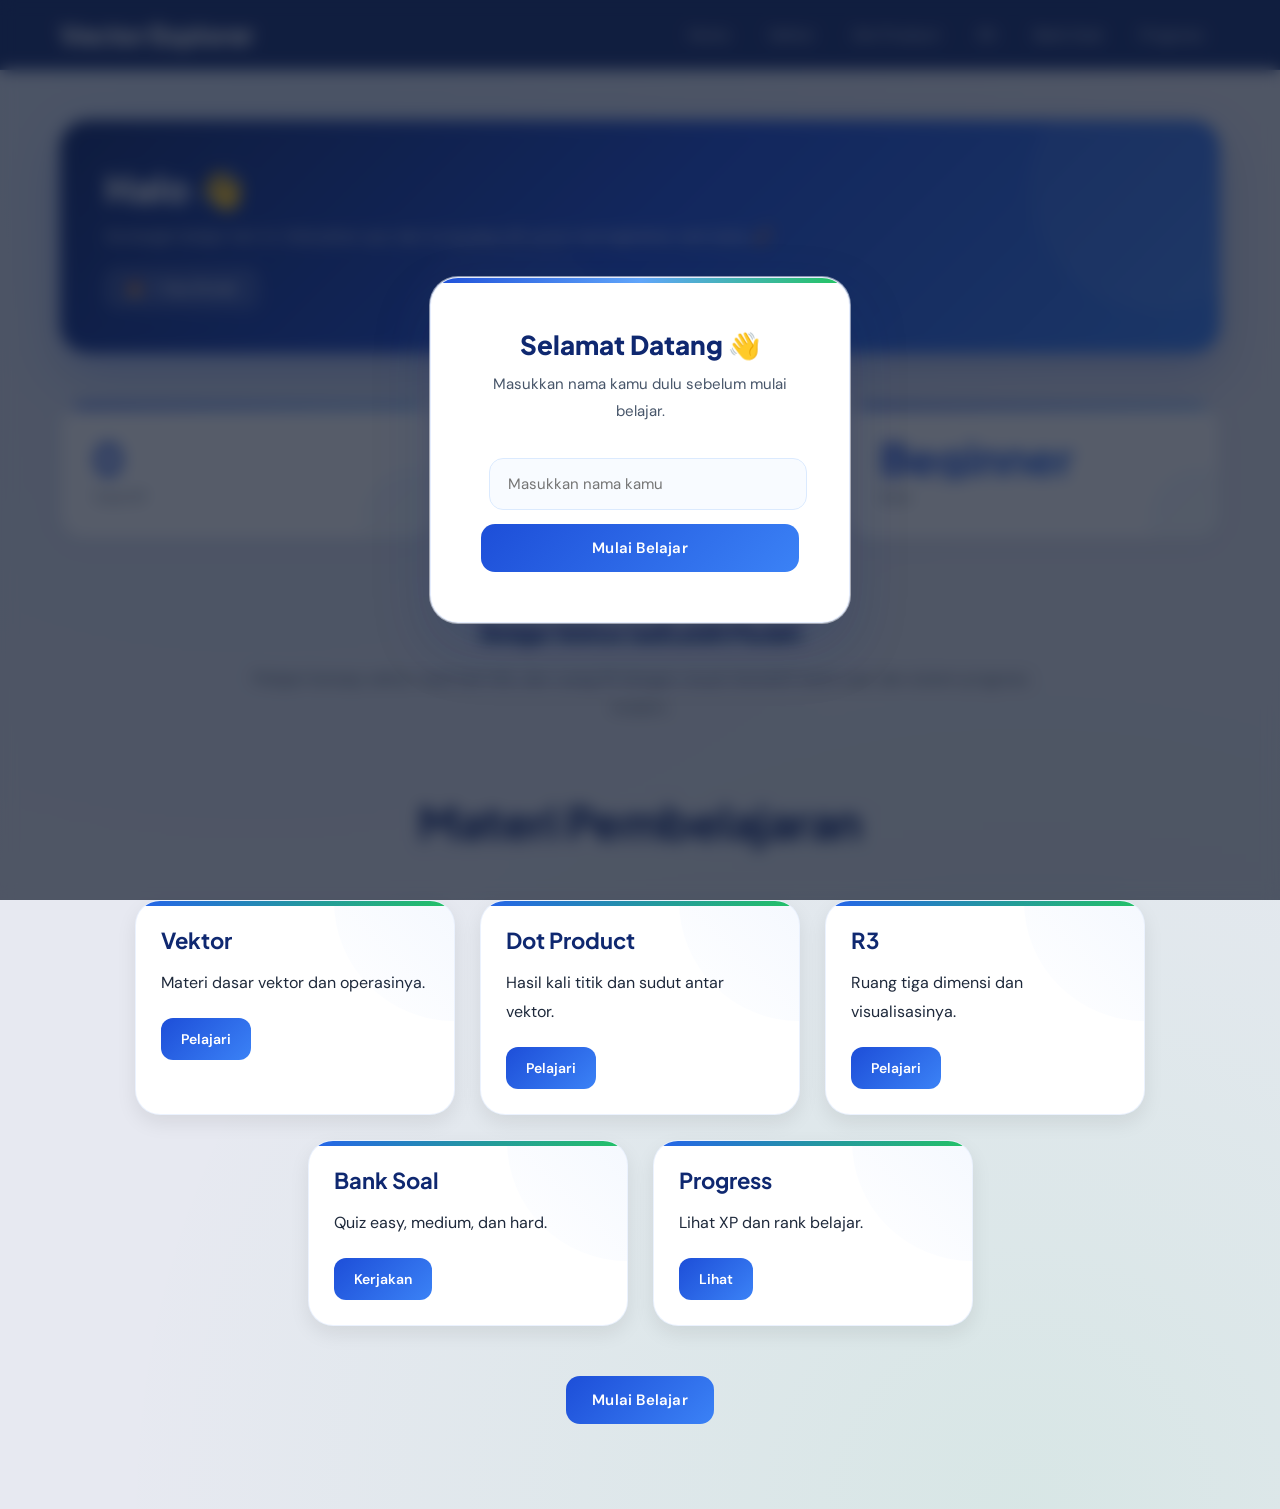
<file: index.html>
<!DOCTYPE html>
<html lang="id">

<head>

    <meta charset="UTF-8">

    <meta name="viewport" content="width=device-width, initial-scale=1.0">

    <title>
        Vector Explorer
    </title>

    <link rel="stylesheet" href="style.css">

</head>

<body onload="startWebsite()">

    <div id="loginPopup" class="login-popup">

        <div class="login-box">

            <h2>
                Selamat Datang 👋
            </h2>

            <p>
                Masukkan nama kamu dulu sebelum mulai belajar.
            </p>

            <input type="text" id="usernameInput" placeholder="Masukkan nama kamu">

            <button onclick="saveUsername()">
                Mulai Belajar
            </button>

        </div>

    </div>

    <header>

        <nav>

            <h1>
                Vector Explorer
            </h1>

            <div class="menu-toggle" onclick="toggleMenu()">
                ☰
            </div>

            <ul id="navMenu">

                <li>
                    <a href="index.html">Home</a>
                </li>

                <li>
                    <a href="pages/vektor.html">Vektor</a>
                </li>

                <li>
                    <a href="pages/dotproduct.html">Dot Product</a>
                </li>

                <li>
                    <a href="pages/r3.html">R3</a>
                </li>

                <li>
                    <a href="pages/banksoal.html">Bank Soal</a>
                </li>

                <li>
                    <a href="pages/progress.html" onclick="window.onbeforeunload=null;">
                        Progress
                    </a>
                </li>

            </ul>

        </nav>

    </header>

    <section class="dashboard">

        <div class="welcome-card">

            <div>

                <h2 id="welcomeText">
                    Halo 👋
                </h2>

                <p>
                    Semangat belajar hari ini.
                    Selesaikan quiz dan kumpulkan XP untuk meningkatkan rank kamu 🚀
                </p>

                <div class="streak-box">

                    🔥
                    <span id="streakText">
                        0
                    </span>

                    Day Streak

                </div>

            </div>

        </div>

    </section>

    <section class="stats-section">

        <div class="stats-card">

            <h2 id="dashboardXP">
                0
            </h2>

            <p>
                Total XP
            </p>

        </div>

        <div class="stats-card">

            <h2 id="dashboardQuiz">
                0
            </h2>

            <p>
                Quiz Selesai
            </p>

        </div>

        <div class="stats-card">

            <h2 id="dashboardRank">
                Beginner
            </h2>

            <p>
                Rank
            </p>

        </div>

    </section>

    <section class="hero">

        <h2>
            Belajar Vektor Jadi Lebih Mudah
        </h2>

        <p>
            Pelajari konsep vektor, hasil kali titik, dan ruang R3 dengan visual interaktif, bank soal, dan sistem
            progress modern.
        </p>

    </section>

    <section class="materi">

        <h2>
            Materi Pembelajaran
        </h2>

        <div class="card-container">

            <div class="card">

                <h3>
                    Vektor
                </h3>

                <p>
                    Materi dasar vektor dan operasinya.
                </p>

                <a href="pages/vektor.html">
                    Pelajari
                </a>

            </div>

            <div class="card">

                <h3>
                    Dot Product
                </h3>

                <p>
                    Hasil kali titik dan sudut antar vektor.
                </p>

                <a href="pages/dotproduct.html">
                    Pelajari
                </a>

            </div>

            <div class="card">

                <h3>
                    R3
                </h3>

                <p>
                    Ruang tiga dimensi dan visualisasinya.
                </p>

                <a href="pages/r3.html">
                    Pelajari
                </a>

            </div>

            <div class="card">

                <h3>
                    Bank Soal
                </h3>

                <p>
                    Quiz easy, medium, dan hard.
                </p>

                <a href="pages/banksoal.html">
                    Kerjakan
                </a>

            </div>

            <div class="card">

                <h3>
                    Progress
                </h3>

                <p>
                    Lihat XP dan rank belajar.
                </p>

                <a href="pages/progress.html">
                    Lihat
                </a>

            </div>

        </div>

        <div class="start-button">
            <a href="pages/vektor.html" class="btn">
                Mulai Belajar
            </a>

        </div>

    </section>

    <script src="script.js"></script>

</body>

</html>
</file>
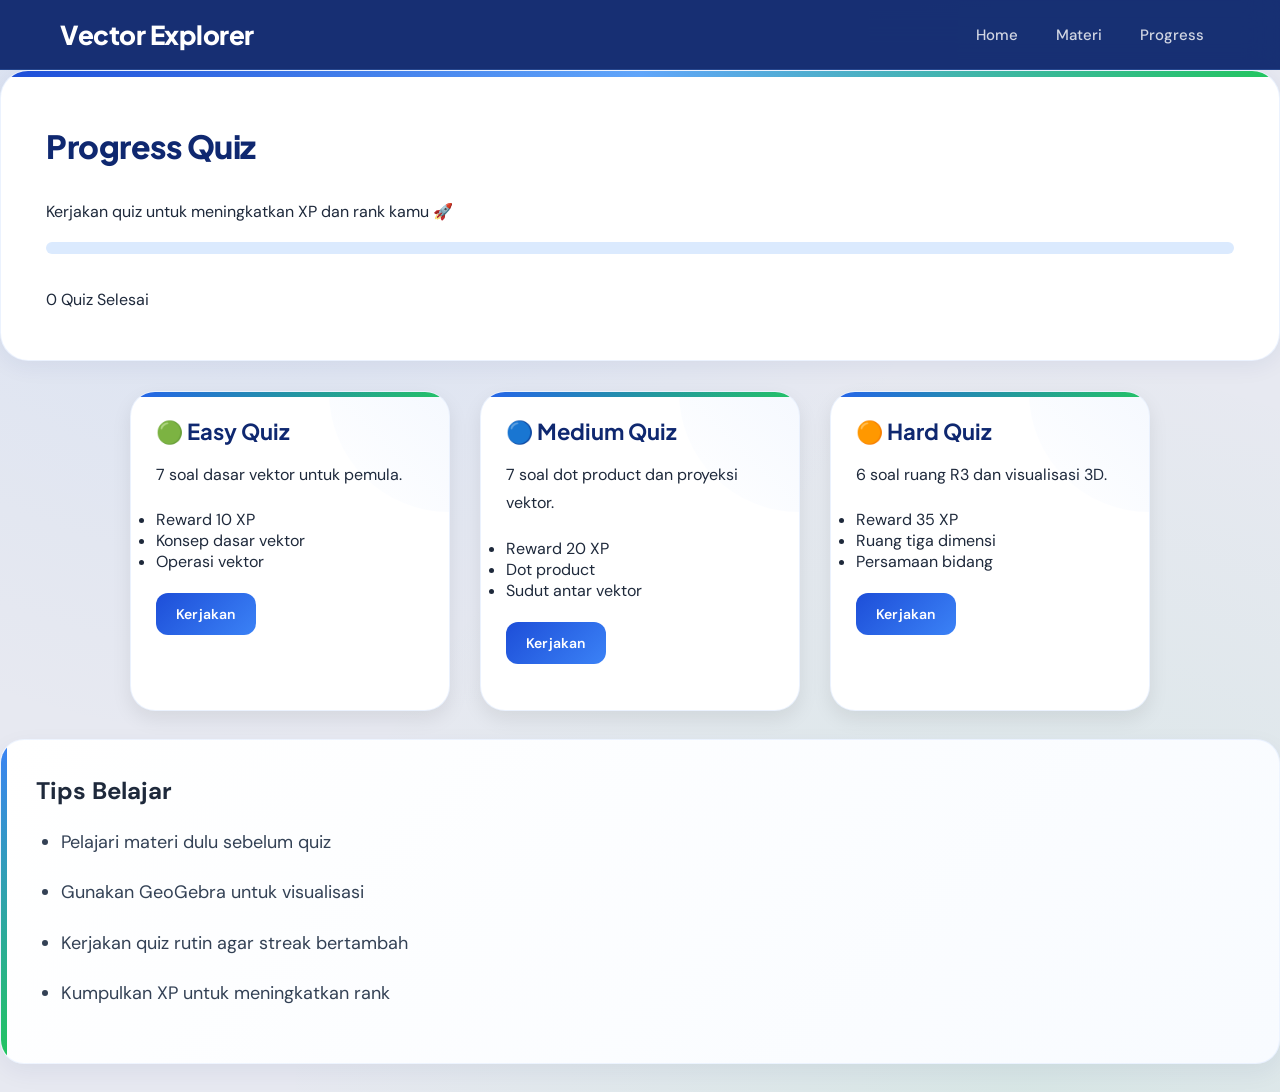
<file: pages/banksoal.html>
<!DOCTYPE html>
<html lang="id">

<head>

    <meta charset="UTF-8">

    <meta name="viewport" content="width=device-width, initial-scale=1.0">

    <title>
        Bank Soal
    </title>

    <link rel="stylesheet" href="../style.css">

</head>

<body onload="loadPlayer()">

    <header>

        <nav>

            <h1>
                Vector Explorer
            </h1>

            <div class="menu-toggle" onclick="toggleMenu()">

                ☰

            </div>

            <ul id="navMenu">

                <li>
                    <a href="../index.html" onclick="window.onbeforeunload=null;">
                        Home
                    </a>
                </li>

                <li>
                    <a href="vektor.html" onclick="window.onbeforeunload=null;">
                        Materi
                    </a>
                </li>

                <li>
                    <a href="progress.html" onclick="window.onbeforeunload=null;">
                        Progress
                    </a>
                </li>

            </ul>

        </nav>

    </header>

    <div class="box">

        <h2>
            Progress Quiz
        </h2>

        <p>

            Kerjakan quiz
            untuk meningkatkan XP
            dan rank kamu 🚀

        </p>

        <div class="progress-bar">

            <div class="progress-fill" id="progressFill">

            </div>

        </div>

        <br>

        <p id="progressText">

            0 Quiz Selesai

        </p>

    </div>

    <div class="quiz-container">

        <div class="card">

            <h3>
                🟢 Easy Quiz
            </h3>

            <p>

                7 soal dasar vektor
                untuk pemula.

            </p>

            <ul>

                <li>
                    Reward 10 XP
                </li>

                <li>
                    Konsep dasar vektor
                </li>

                <li>
                    Operasi vektor
                </li>

            </ul>

            <br>

            <a href="soaleasy.html" class="btn">

                Kerjakan

            </a>

        </div>

        <div class="card">

            <h3>
                🔵 Medium Quiz
            </h3>

            <p>

                7 soal dot product
                dan proyeksi vektor.

            </p>

            <ul>

                <li>
                    Reward 20 XP
                </li>

                <li>
                    Dot product
                </li>

                <li>
                    Sudut antar vektor
                </li>

            </ul>

            <br>

            <a href="soalmedium.html" class="btn">

                Kerjakan

            </a>

        </div>

        <div class="card">

            <h3>
                🟠 Hard Quiz
            </h3>

            <p>

                6 soal ruang R3
                dan visualisasi 3D.

            </p>

            <ul>

                <li>
                    Reward 35 XP
                </li>

                <li>
                    Ruang tiga dimensi
                </li>

                <li>
                    Persamaan bidang
                </li>

            </ul>

            <br>

            <a href="soalhard.html" class="btn">

                Kerjakan

            </a>

        </div>

    </div>

    <div class="section-card">

        <h2>

            Tips Belajar

        </h2>

        <ul>

            <li>
                Pelajari materi dulu
                sebelum quiz
            </li>

            <li>
                Gunakan GeoGebra
                untuk visualisasi
            </li>

            <li>
                Kerjakan quiz rutin
                agar streak bertambah
            </li>

            <li>
                Kumpulkan XP
                untuk meningkatkan rank
            </li>

        </ul>

    </div>

    </div>

    <script src="../script.js"></script>

</body>

</html>
</file>
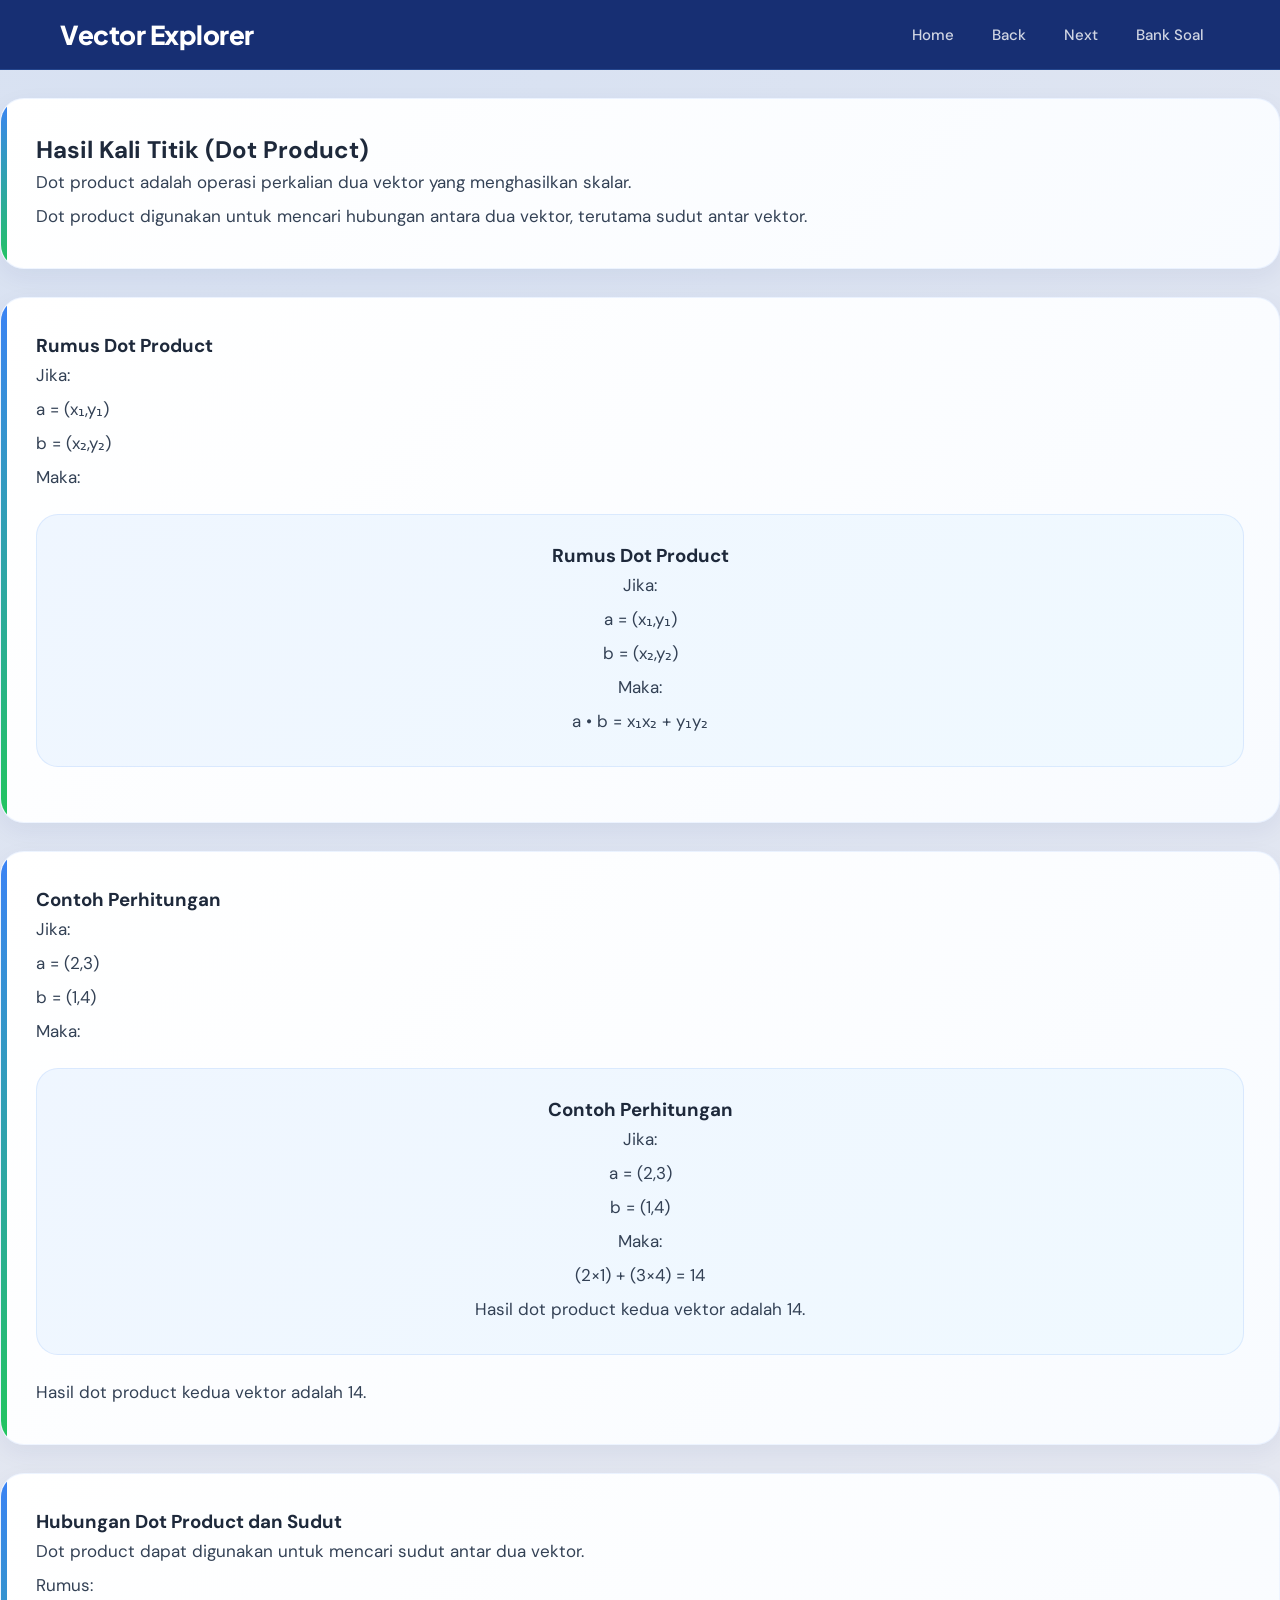
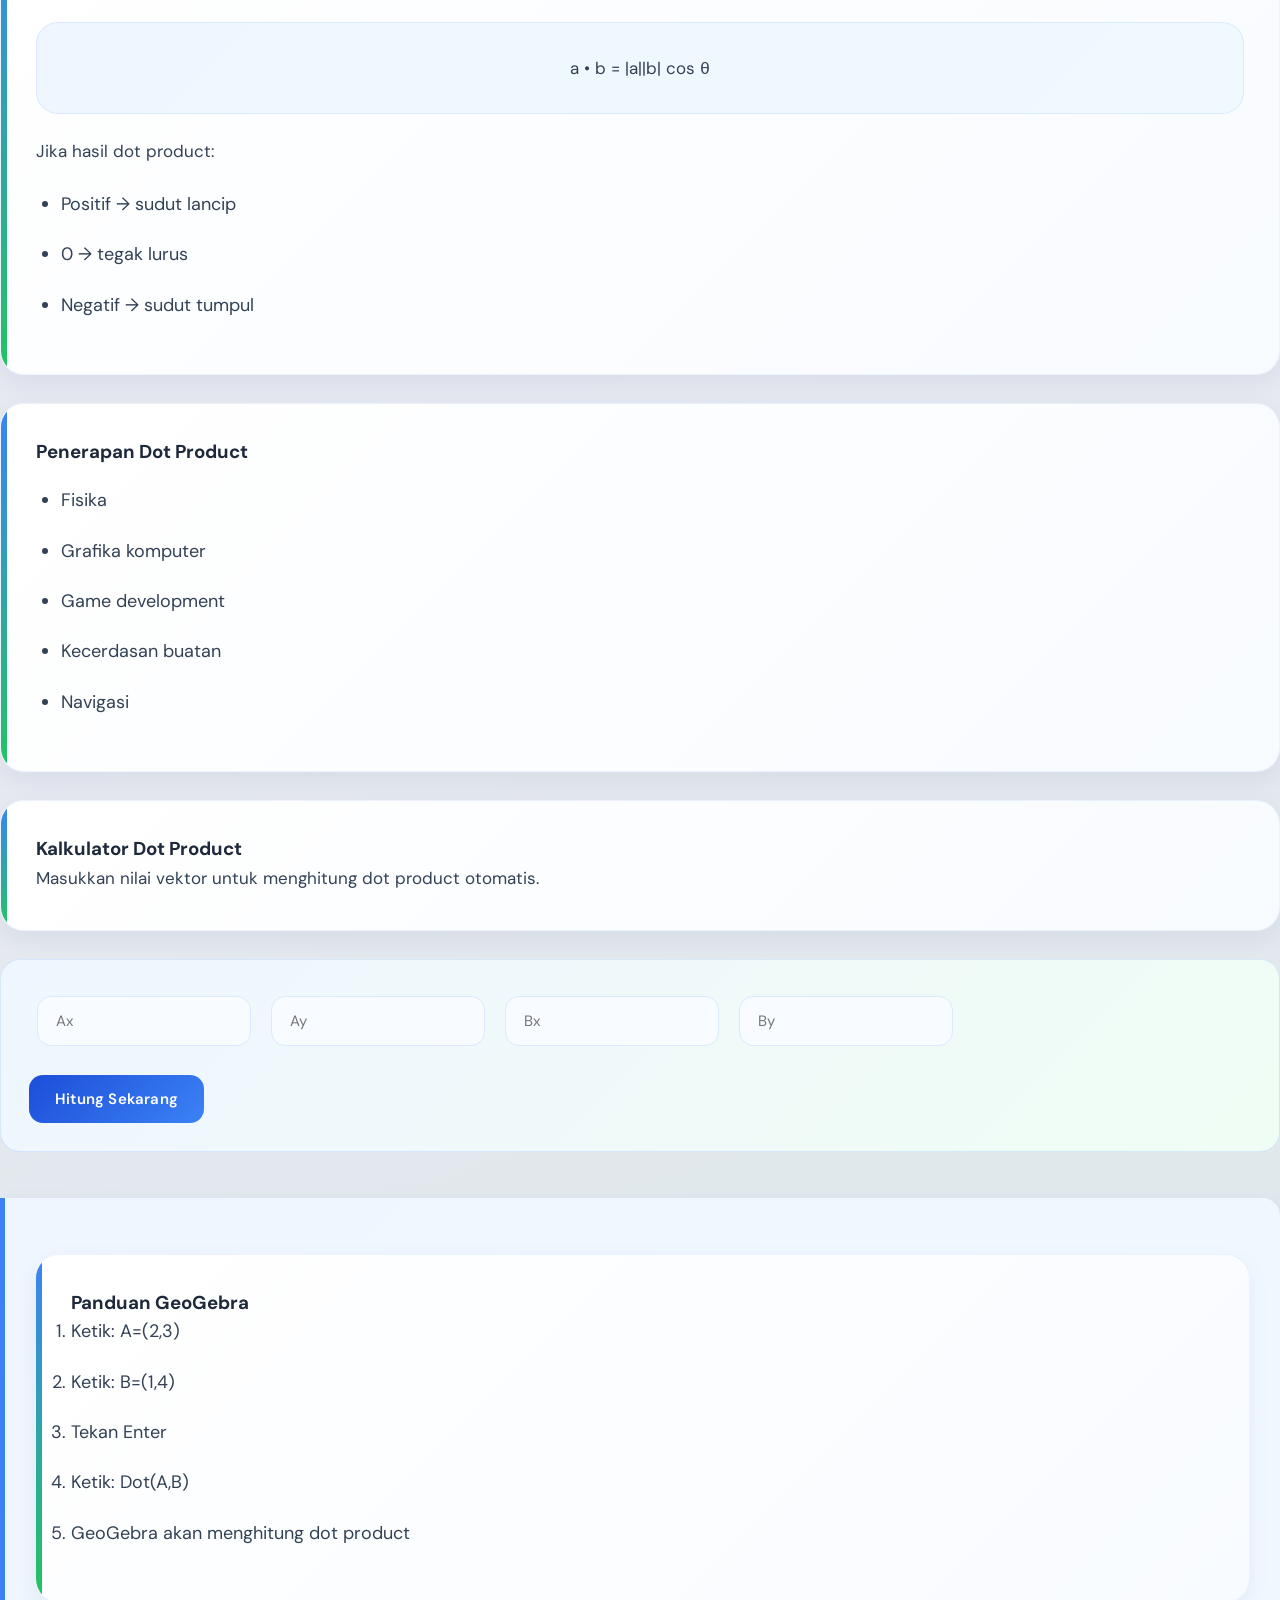
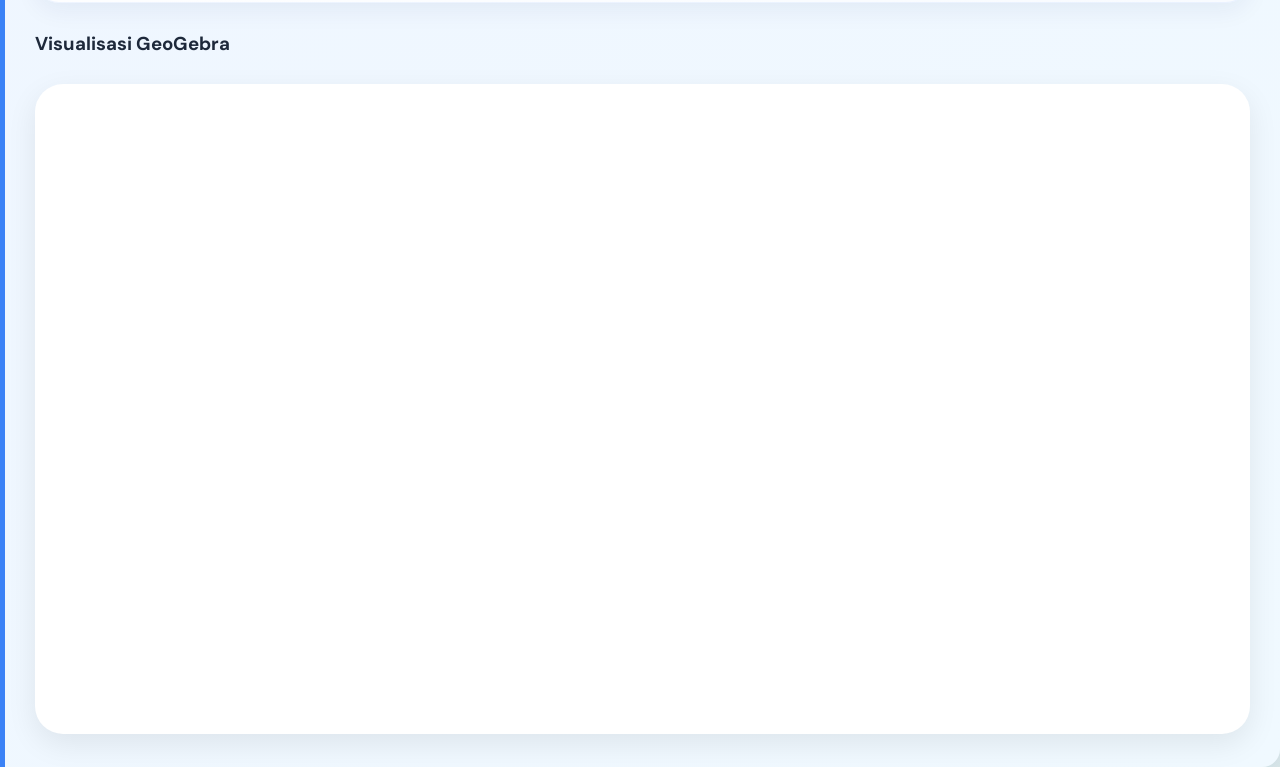
<file: pages/dotproduct.html>
<!DOCTYPE html>
<html lang="id">

<head>

    <meta charset="UTF-8">

    <meta name="viewport" content="width=device-width, initial-scale=1.0">

    <title>
        Dot Product
    </title>

    <link rel="stylesheet" href="../style.css">

</head>

<body>

    <header>

        <nav>

            <h1>
                Vector Explorer
            </h1>

            <div class="menu-toggle" onclick="toggleMenu()">

                ☰

            </div>

            <ul id="navMenu">

                <li>
                    <a href="../index.html" onclick="window.onbeforeunload=null;">
                        Home
                    </a>
                </li>

                <li>
                    <a href="vektor.html" onclick="window.onbeforeunload=null;">
                        Back
                    </a>
                </li>

                <li>
                    <a href="r3.html" onclick="window.onbeforeunload=null;">
                        Next
                    </a>
                </li>

                <li>
                    <a href="banksoal.html" onclick="window.onbeforeunload=null;">
                        Bank Soal
                    </a>
                </li>

            </ul>

        </nav>

    </header>

    <div class="section-card">

        <h2>
            Hasil Kali Titik
            (Dot Product)
        </h2>

        <p>

            Dot product adalah operasi
            perkalian dua vektor
            yang menghasilkan skalar.

        </p>

        <p>

            Dot product digunakan
            untuk mencari hubungan
            antara dua vektor,
            terutama sudut antar vektor.

        </p>
    </div>

    <div class="section-card">

        <h3>
            Rumus Dot Product
        </h3>

        <p>

            Jika:

        </p>

        <p>

            a = (x₁,y₁)

        </p>

        <p>

            b = (x₂,y₂)

        </p>

        <p>

            Maka:

        </p>

        <div class="formula-card">

            <h3>
                Rumus Dot Product
            </h3>

            <p>

                Jika:

            </p>

            <p>

                a = (x₁,y₁)

            </p>

            <p>

                b = (x₂,y₂)

            </p>

            <p>

                Maka:

            </p>

            <p>

                a • b = x₁x₂ + y₁y₂

            </p>

        </div>

    </div>

    <div class="section-card">

        <h3>
            Contoh Perhitungan

        </h3>

        <p>

            Jika:

        </p>

        <p>

            a = (2,3)

        </p>

        <p>

            b = (1,4)

        </p>

        <p>

            Maka:

        </p>

        <div class="formula-card">

            <h3>
                Contoh Perhitungan
            </h3>

            <p>

                Jika:

            </p>

            <p>

                a = (2,3)

            </p>

            <p>

                b = (1,4)

            </p>

            <p>

                Maka:

            </p>

            <p>

                (2×1) + (3×4) = 14

            </p>

            <p>

                Hasil dot product kedua vektor adalah 14.

            </p>

        </div>

        <p>

            Hasil dot product
            kedua vektor adalah 14.

        </p>
    </div>

    </p>

    <div class="section-card">

        <h3>
            Hubungan Dot Product dan Sudut
        </h3>

        <p>

            Dot product dapat digunakan
            untuk mencari sudut
            antar dua vektor.

        </p>

        <p>

            Rumus:

        </p>

        <div class="formula-card">

            <p>

                a • b = |a||b| cos θ

            </p>

        </div>

        <p>

            Jika hasil dot product:

        </p>

        <ul>

            <li>
                Positif → sudut lancip
            </li>

            <li>
                0 → tegak lurus
            </li>

            <li>
                Negatif → sudut tumpul
            </li>

        </ul>

    </div>

    <div class="section-card">

        <h3>
            Penerapan Dot Product
        </h3>

        <ul>

            <li>
                Fisika
            </li>

            <li>
                Grafika komputer
            </li>

            <li>
                Game development
            </li>

            <li>
                Kecerdasan buatan
            </li>

            <li>
                Navigasi
            </li>

        </ul>
    </div>

    <div class="section-card">
        <h3>
            Kalkulator Dot Product
        </h3>

        <p>

            Masukkan nilai vektor
            untuk menghitung
            dot product otomatis.

        </p>
    </div>

    <div class="feedback-card">

        <input type="number" id="ax" placeholder="Ax">

        <input type="number" id="ay" placeholder="Ay">

        <input type="number" id="bx" placeholder="Bx">

        <input type="number" id="by" placeholder="By">

        <br><br>

        <button onclick="hitungDot()">

            Hitung Sekarang

        </button>

    </div>

    <br>

    <div id="hasil">

    </div>

    <div class="panduan">

        <div class="section-card">

            <h3>
                Panduan GeoGebra
            </h3>

            <ol>

                <li>

                    Ketik:
                    A=(2,3)

                </li>

                <li>

                    Ketik:
                    B=(1,4)

                </li>

                <li>

                    Tekan Enter

                </li>

                <li>

                    Ketik:
                    Dot(A,B)

                </li>

                <li>

                    GeoGebra akan
                    menghitung dot product

                </li>

            </ol>

        </div>

        <h3>
            Visualisasi GeoGebra
        </h3>

        <div class="geogebra-container">

            <iframe src="https://www.geogebra.org/classic?showAlgebraInput=false&showToolBar=true&showMenuBar=false"
                allowfullscreen>

            </iframe>
        </div>

        <script src="../script.js"></script>

</body>

</html>
</file>
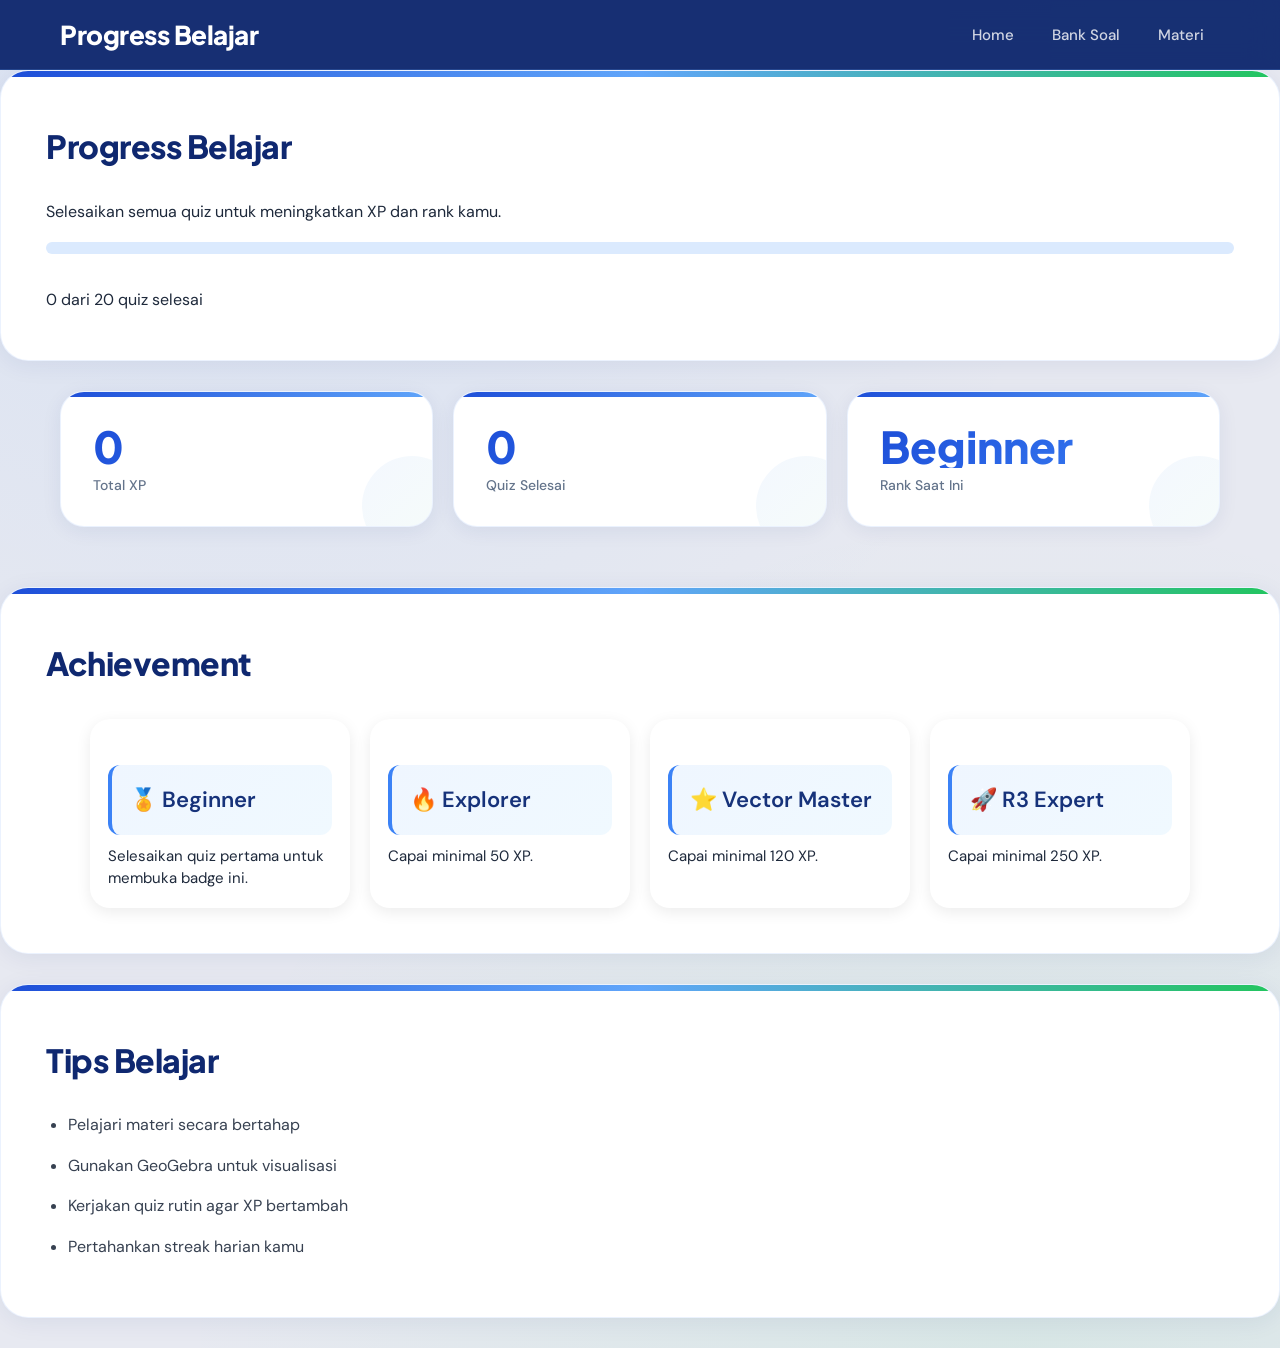
<file: pages/progress.html>
<!DOCTYPE html>
<html lang="id">

<head>

    <meta charset="UTF-8">

    <meta name="viewport" content="width=device-width, initial-scale=1.0">

    <title>
        Progress Belajar
    </title>

    <link rel="stylesheet" href="../style.css">

</head>

<body onload="loadProgressModern()">

    <header>

        <nav>

            <h1>
                Progress Belajar
            </h1>

            <div class="menu-toggle" onclick="toggleMenu()">

                ☰

            </div>

            <ul id="navMenu">

                <li>
                    <a href="../index.html" onclick="window.onbeforeunload=null;">
                        Home
                    </a>
                </li>

                <li>
                    <a href="banksoal.html" onclick="window.onbeforeunload=null;">
                        Bank Soal
                    </a>
                </li>

                <li>
                    <a href="vektor.html" onclick="window.onbeforeunload=null;">
                        Materi
                    </a>
                </li>

            </ul>

        </nav>

    </header>


    <div class="box">

        <h2>
            Progress Belajar
        </h2>

        <p>

            Selesaikan semua quiz
            untuk meningkatkan
            XP dan rank kamu.

        </p>

        <div class="progress-bar">

            <div class="progress-fill" id="mainProgress">

            </div>

        </div>

        <br>

        <p id="progressInfo">

            0 dari 20 quiz selesai

        </p>

    </div>

    <div class="stats-section">

        <div class="stats-card">

            <h2 id="xpCard">

                0

            </h2>

            <p>
                Total XP
            </p>

        </div>

        <div class="stats-card">

            <h2 id="quizCard">

                0

            </h2>

            <p>
                Quiz Selesai
            </p>

        </div>

        <div class="stats-card">

            <h2 id="rankCard">

                Beginner

            </h2>

            <p>
                Rank Saat Ini
            </p>

        </div>

    </div>

    <div class="box">

        <h2>
            Achievement
        </h2>

        <div class="achievement-container">

            <div class="achievement-card">

                <h3>
                    🏅 Beginner
                </h3>

                <p>

                    Selesaikan quiz pertama
                    untuk membuka badge ini.

                </p>

            </div>

           <div class="achievement-card">

                <h3>
                    🔥 Explorer
                </h3>

                <p>

                    Capai minimal
                    50 XP.

                </p>

            </div>

            <div class="achievement-card">

                <h3>
                    ⭐ Vector Master
                </h3>

                <p>

                    Capai minimal
                    120 XP.

                </p>

            </div>

            <div class="achievement-card">

                <h3>
                    🚀 R3 Expert
                </h3>

                <p>

                    Capai minimal
                    250 XP.

                </p>

            </div>

        </div>

    </div>

    <div class="box">

        <h2>
            Tips Belajar
        </h2>

        <ul>

            <li>
                Pelajari materi
                secara bertahap
            </li>

            <li>
                Gunakan GeoGebra
                untuk visualisasi
            </li>

            <li>
                Kerjakan quiz rutin
                agar XP bertambah
            </li>

            <li>
                Pertahankan streak
                harian kamu
            </li>

        </ul>

    </div>

    <script src="../script.js"></script>

</body>

</html>
</file>
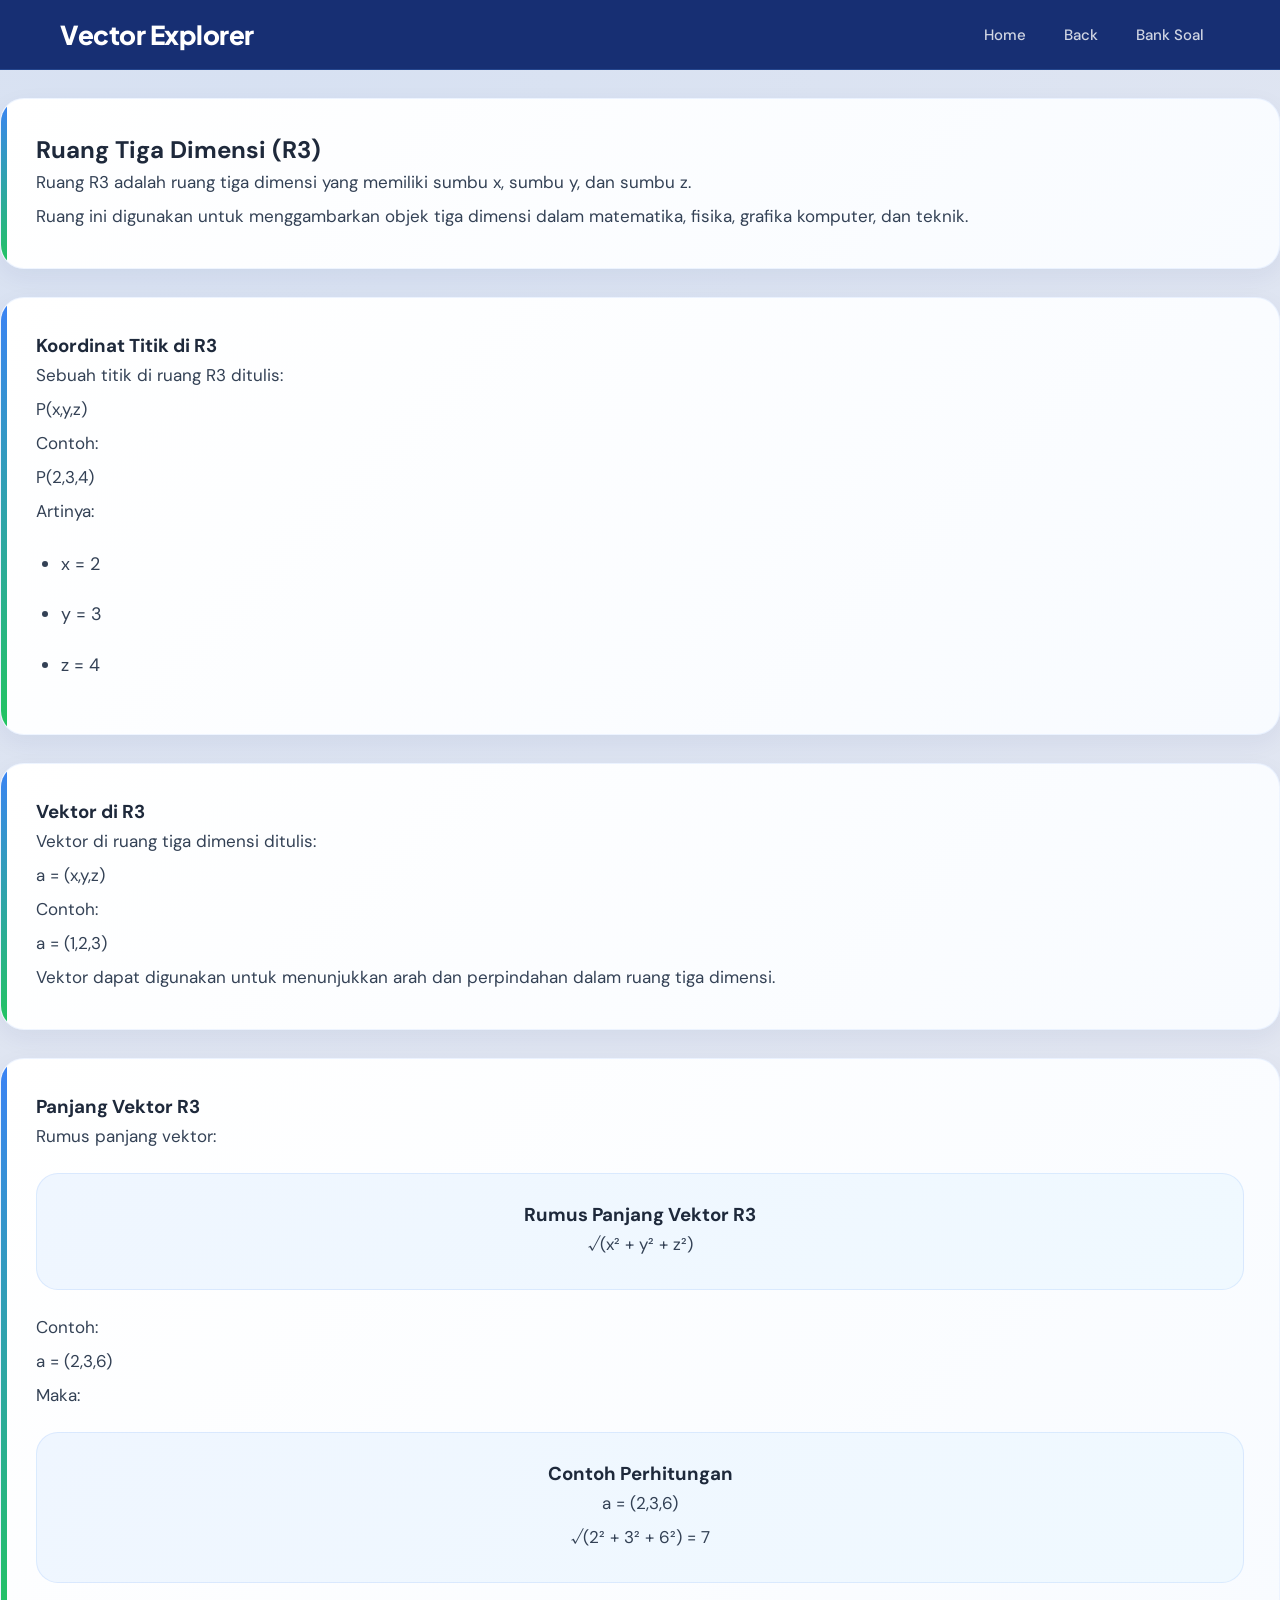
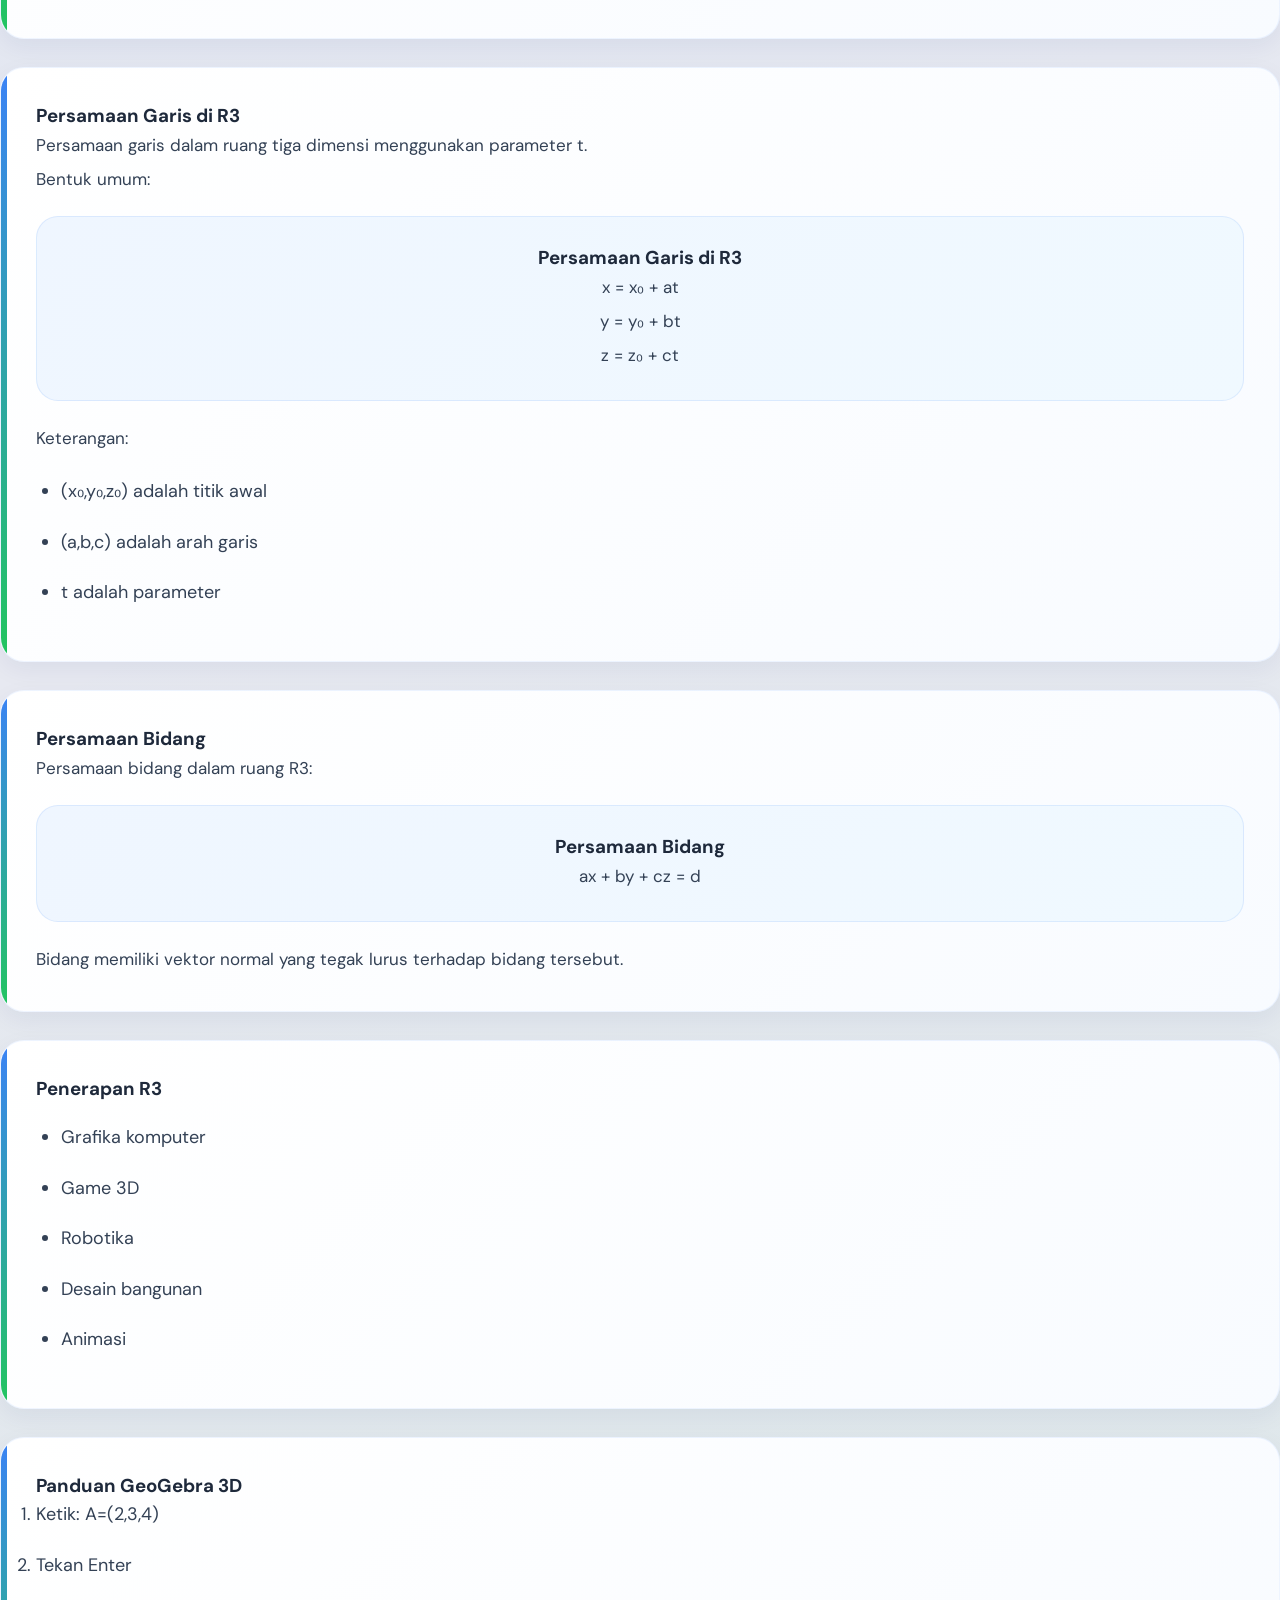
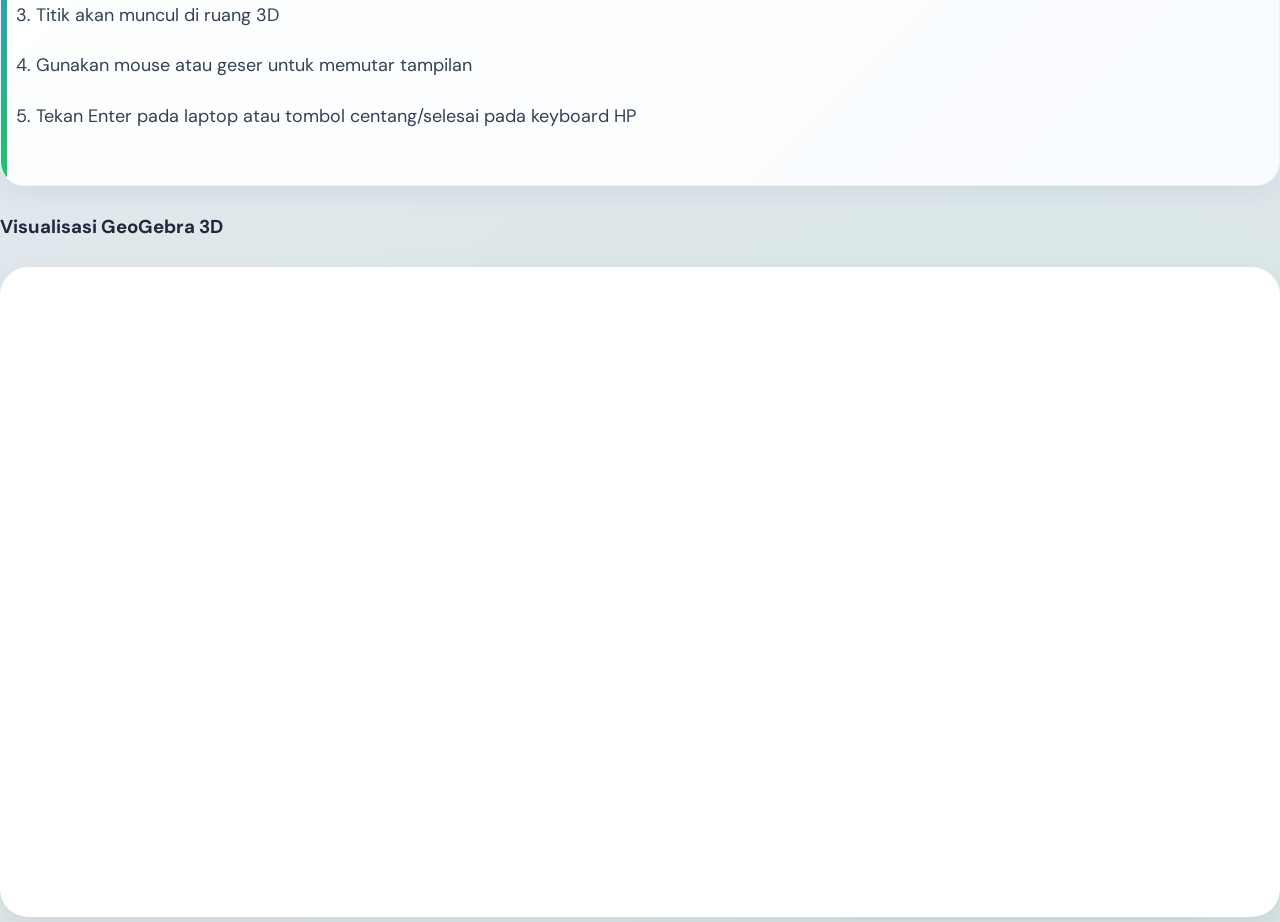
<file: pages/r3.html>
<!DOCTYPE html>
<html lang="id">

<head>

    <meta charset="UTF-8">

    <meta name="viewport" content="width=device-width, initial-scale=1.0">

    <title>
        Ruang R3
    </title>

    <link rel="stylesheet" href="../style.css">

</head>

<body>

    <header>

        <nav>

            <h1>
                Vector Explorer
            </h1>

            <div class="menu-toggle" onclick="toggleMenu()">

                ☰

            </div>

            <ul id="navMenu">

                <li>
                    <a href="../index.html" onclick="window.onbeforeunload=null;">
                        Home
                    </a>
                </li>

                <li>
                    <a href="dotproduct.html" onclick="window.onbeforeunload=null;">
                        Back
                    </a>
                </li>

                <li>
                    <a href="banksoal.html" onclick="window.onbeforeunload=null;">
                        Bank Soal
                    </a>
                </li>

            </ul>

        </nav>

    </header>

    <div class="section-card">

        <h2>
            Ruang Tiga Dimensi (R3)
        </h2>

        <p>

            Ruang R3 adalah ruang
            tiga dimensi
            yang memiliki
            sumbu x,
            sumbu y,
            dan sumbu z.

        </p>

        <p>

            Ruang ini digunakan
            untuk menggambarkan
            objek tiga dimensi
            dalam matematika,
            fisika,
            grafika komputer,
            dan teknik.

        </p>
    </div>

    <div class="section-card">

        <h3>
            Koordinat Titik di R3
        </h3>

        <p>

            Sebuah titik di ruang R3
            ditulis:

        </p>

        <p>

            P(x,y,z)

        </p>

        <p>

            Contoh:

        </p>

        <p>

            P(2,3,4)

        </p>

        <p>

            Artinya:

        </p>

        <ul>

            <li>
                x = 2
            </li>

            <li>
                y = 3
            </li>

            <li>
                z = 4
            </li>

        </ul>
    </div>

    <div class="section-card">

        <h3>
            Vektor di R3
        </h3>

        <p>

            Vektor di ruang tiga dimensi
            ditulis:

        </p>

        <p>

            a = (x,y,z)

        </p>

        <p>

            Contoh:

        </p>

        <p>

            a = (1,2,3)

        </p>

        <p>

            Vektor dapat digunakan
            untuk menunjukkan arah
            dan perpindahan
            dalam ruang tiga dimensi.

        </p>
    </div>

    <div class="section-card">

        <h3>
            Panjang Vektor R3
        </h3>

        <p>

            Rumus panjang vektor:

        </p>

        <div class="formula-card">

            <h3>
                Rumus Panjang Vektor R3
            </h3>

            <p>

                √(x² + y² + z²)

            </p>

        </div>

        <p>

            Contoh:

        </p>

        <p>

            a = (2,3,6)

        </p>

        <p>

            Maka:

        </p>

        <div class="formula-card">

            <h3>
                Contoh Perhitungan
            </h3>

            <p>

                a = (2,3,6)

            </p>

            <p>

                √(2² + 3² + 6²) = 7

            </p>

        </div>

    </div>

    <div class="section-card">

        <h3>
            Persamaan Garis di R3
        </h3>

        <p>

            Persamaan garis
            dalam ruang tiga dimensi
            menggunakan parameter t.

        </p>

        <p>

            Bentuk umum:

        </p>

        <div class="formula-card">

            <h3>
                Persamaan Garis di R3
            </h3>

            <p>

                x = x₀ + at

            </p>

            <p>

                y = y₀ + bt

            </p>

            <p>

                z = z₀ + ct

            </p>

        </div>

        <p>

            Keterangan:

        </p>

        <ul>

            <li>
                (x₀,y₀,z₀)
                adalah titik awal
            </li>

            <li>
                (a,b,c)
                adalah arah garis
            </li>

            <li>
                t adalah parameter
            </li>

        </ul>
    </div>

    <div class="section-card">

        <h3>
            Persamaan Bidang
        </h3>

        <p>

            Persamaan bidang
            dalam ruang R3:

        </p>

        <div class="formula-card">

            <h3>
                Persamaan Bidang
            </h3>

            <p>

                ax + by + cz = d

            </p>

        </div>

        <p>

            Bidang memiliki
            vektor normal
            yang tegak lurus
            terhadap bidang tersebut.

        </p>
    </div>

    <div class="section-card">

        <h3>
            Penerapan R3
        </h3>

        <ul>

            <li>
                Grafika komputer
            </li>

            <li>
                Game 3D
            </li>

            <li>
                Robotika
            </li>

            <li>
                Desain bangunan
            </li>

            <li>
                Animasi
            </li>

        </ul>
    </div>


    <div class="section-card">

        <h3>
            Panduan GeoGebra 3D
        </h3>

        <ol>

            <li>

                Ketik:
                A=(2,3,4)

            </li>

            <li>

                Tekan Enter

            </li>

            <li>

                Titik akan muncul
                di ruang 3D

            </li>

            <li>

                Gunakan mouse atau geser
                untuk memutar tampilan

            </li>

            <li>

                Tekan Enter pada laptop
                atau tombol centang/selesai
                pada keyboard HP

            </li>

        </ol>

    </div>

    <h3>
        Visualisasi GeoGebra 3D
    </h3>

    <div class="geogebra-container">

        <iframe
src="https://www.geogebra.org/3d"
allowfullscreen>
</iframe>

    </div>

    <script src="../script.js"></script>

</body>

</html>
</file>
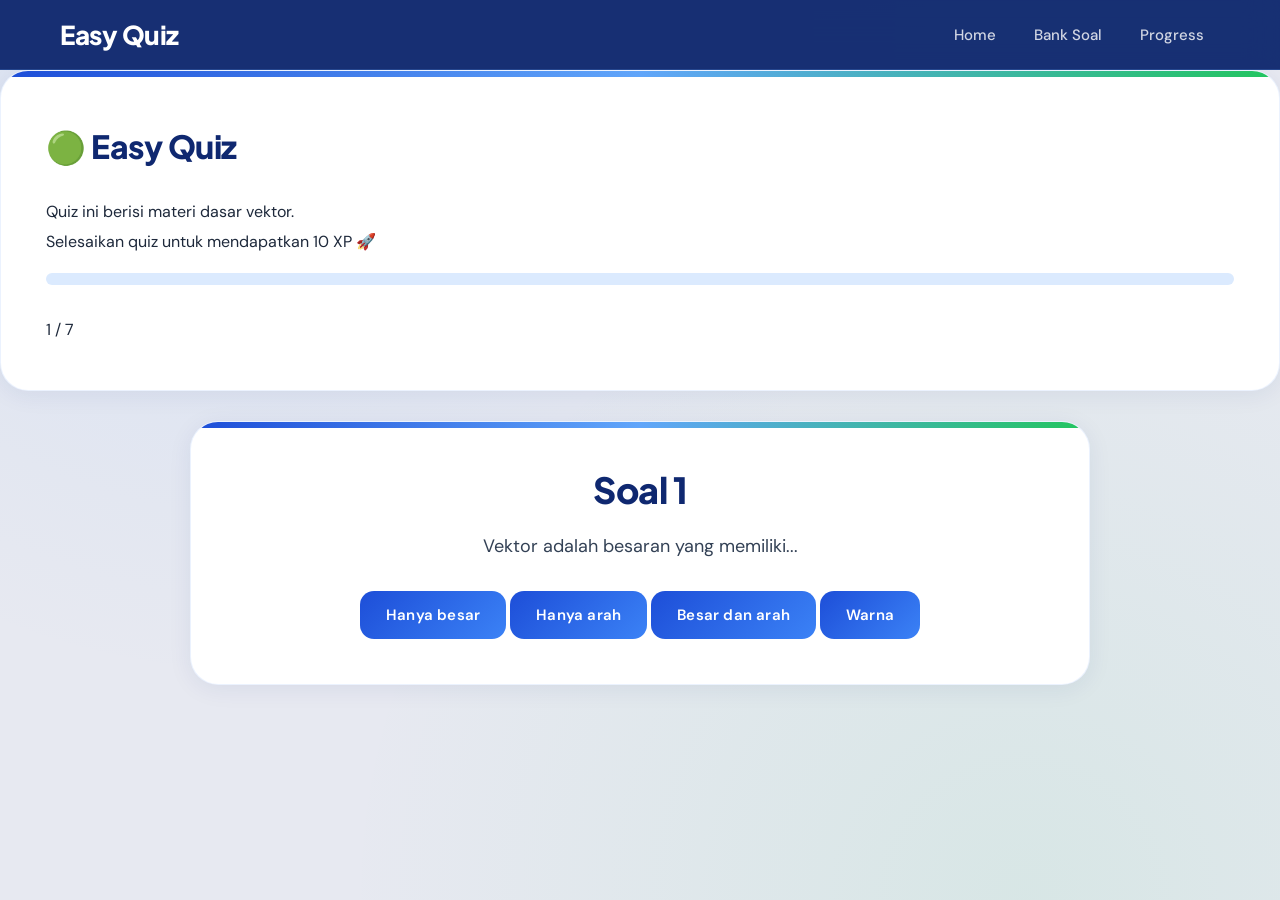
<file: pages/soaleasy.html>
<!DOCTYPE html>
<html lang="id">

<head>

    <meta charset="UTF-8">

    <meta name="viewport" content="width=device-width, initial-scale=1.0">

    <title>
        Easy Quiz
    </title>

    <link rel="stylesheet" href="../style.css">

</head>

<body onload="loadEasyQuiz()">

    <header>

        <nav>

            <h1>
                Easy Quiz
            </h1>

            <div class="menu-toggle" onclick="toggleMenu()">

                ☰

            </div>

            <ul id="navMenu">

                <li>
                    <a href="../index.html" onclick="window.onbeforeunload=null;">
                        Home
                    </a>
                </li>

                <li>
                    <a href="banksoal.html" onclick="window.onbeforeunload=null;">
                        Bank Soal
                    </a>
                </li>

                <li>
                    <a href="progress.html" onclick="window.onbeforeunload=null;">
                        Progress
                    </a>
                </li>

            </ul>

        </nav>

    </header>

    <div class="box">

        <h2>
            🟢 Easy Quiz
        </h2>

        <p>

            Quiz ini berisi
            materi dasar vektor.

        </p>

        <p>

            Selesaikan quiz
            untuk mendapatkan
            10 XP 🚀

        </p>

        <div class="progress-bar">

            <div class="progress-fill" id="quizProgress">

            </div>

        </div>

        <br>

        <p id="quizProgressText">

            1 / 7

        </p>

    </div>

    <div id="quizContainer">

    </div>

    </div>

    <script src="../script.js"></script>

</body>

</html>
</file>
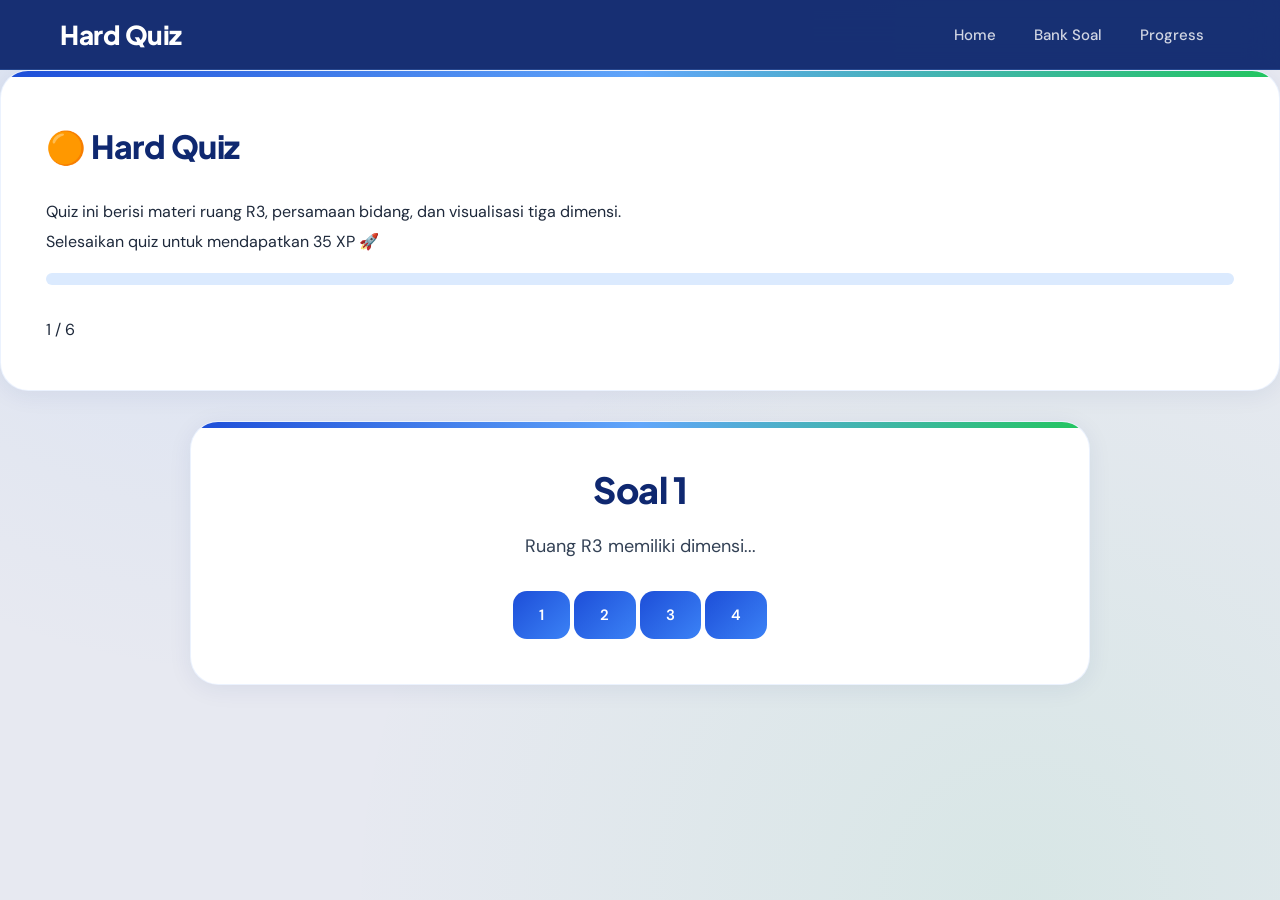
<file: pages/soalhard.html>
<!DOCTYPE html>
<html lang="id">

<head>

    <meta charset="UTF-8">

    <meta name="viewport" content="width=device-width, initial-scale=1.0">

    <title>
        Hard Quiz
    </title>

    <link rel="stylesheet" href="../style.css">

</head>

<body onload="loadHardQuiz()">


    <header>

        <nav>

            <h1>
                Hard Quiz
            </h1>

            <div class="menu-toggle" onclick="toggleMenu()">

                ☰

            </div>

            <ul id="navMenu">

                <li>
                    <a href="../index.html" onclick="window.onbeforeunload=null;">
                        Home
                    </a>
                </li>

                <li>
                    <a href="banksoal.html" onclick="window.onbeforeunload=null;">
                        Bank Soal
                    </a>
                </li>

                <li>
                    <a href="progress.html" onclick="window.onbeforeunload=null;">
                        Progress
                    </a>
                </li>

            </ul>

        </nav>

    </header>

    <div class="box">

        <h2>
            🟠 Hard Quiz
        </h2>

        <p>

            Quiz ini berisi
            materi ruang R3,
            persamaan bidang,
            dan visualisasi tiga dimensi.

        </p>

        <p>

            Selesaikan quiz
            untuk mendapatkan
            35 XP 🚀

        </p>

        <div class="progress-bar">

            <div class="progress-fill" id="quizProgress">

            </div>

        </div>

        <br>

        <p id="quizProgressText">

            1 / 6

        </p>

    </div>

    <div id="quizContainer">

    </div>

    </div>

    <script src="../script.js"></script>

</body>

</html>
</file>
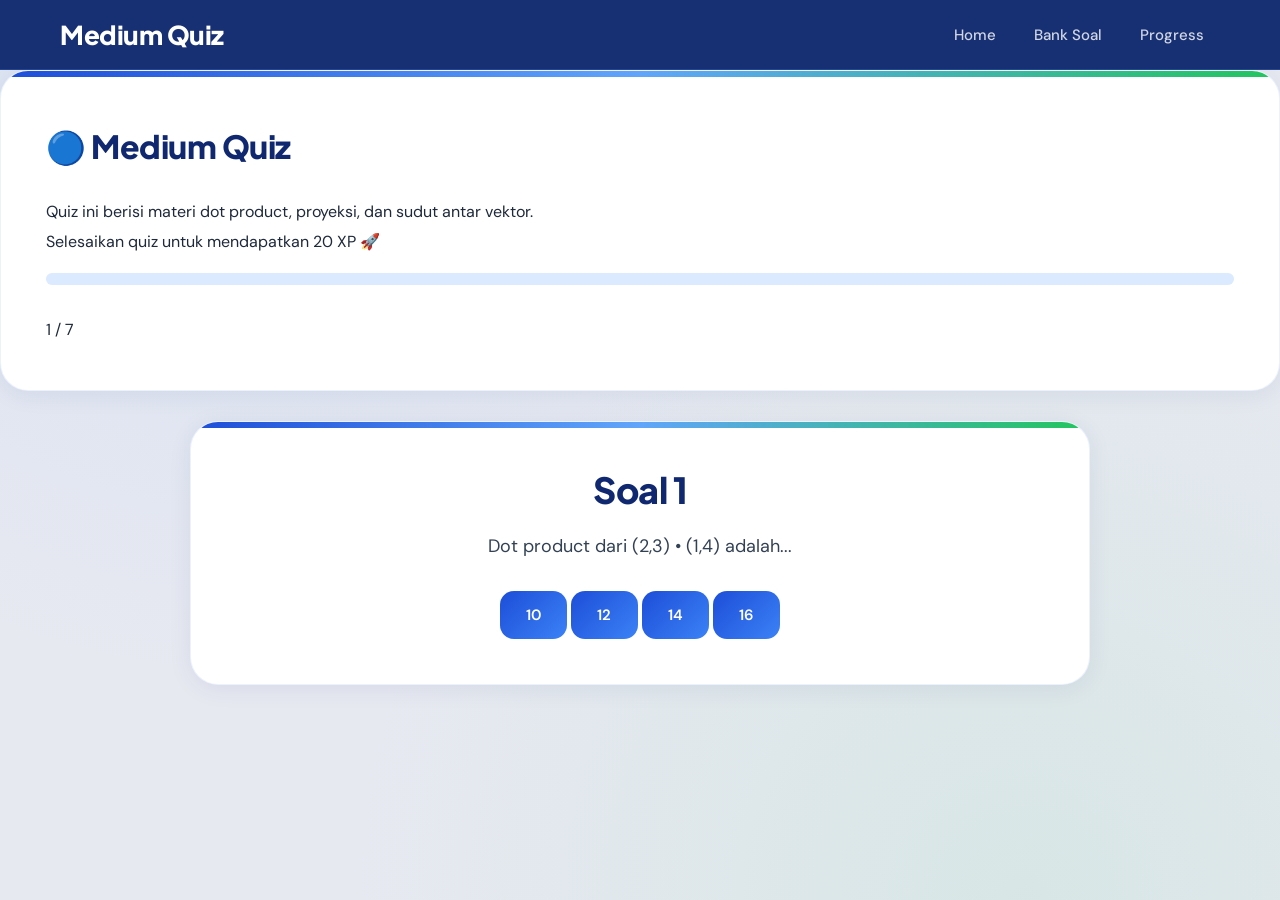
<file: pages/soalmedium.html>
<!DOCTYPE html>
<html lang="id">

<head>

    <meta charset="UTF-8">

    <meta name="viewport" content="width=device-width, initial-scale=1.0">

    <title>
        Medium Quiz
    </title>

    <link rel="stylesheet" href="../style.css">

</head>

<body onload="loadMediumQuiz()">

    <header>

        <nav>

            <h1>
                Medium Quiz
            </h1>

            <div class="menu-toggle" onclick="toggleMenu()">

                ☰

            </div>

            <ul id="navMenu">

                <li>
                    <a href="../index.html" onclick="window.onbeforeunload=null;">
                        Home
                    </a>
                </li>

                <li>
                    <a href="banksoal.html" onclick="window.onbeforeunload=null;">
                        Bank Soal
                    </a>
                </li>

                <li>
                    <a href="progress.html" onclick="window.onbeforeunload=null;">
                        Progress
                    </a>
                </li>

            </ul>

        </nav>

    </header>

    <div class="box">

        <h2>
            🔵 Medium Quiz
        </h2>

        <p>

            Quiz ini berisi
            materi dot product,
            proyeksi,
            dan sudut antar vektor.

        </p>

        <p>

            Selesaikan quiz
            untuk mendapatkan
            20 XP 🚀

        </p>

        <div class="progress-bar">

            <div class="progress-fill" id="quizProgress">

            </div>

        </div>

        <br>

        <p id="quizProgressText">

            1 / 7

        </p>

    </div>

    <div id="quizContainer">

    </div>

    </div>

    <script src="../script.js"></script>

</body>

</html>
</file>
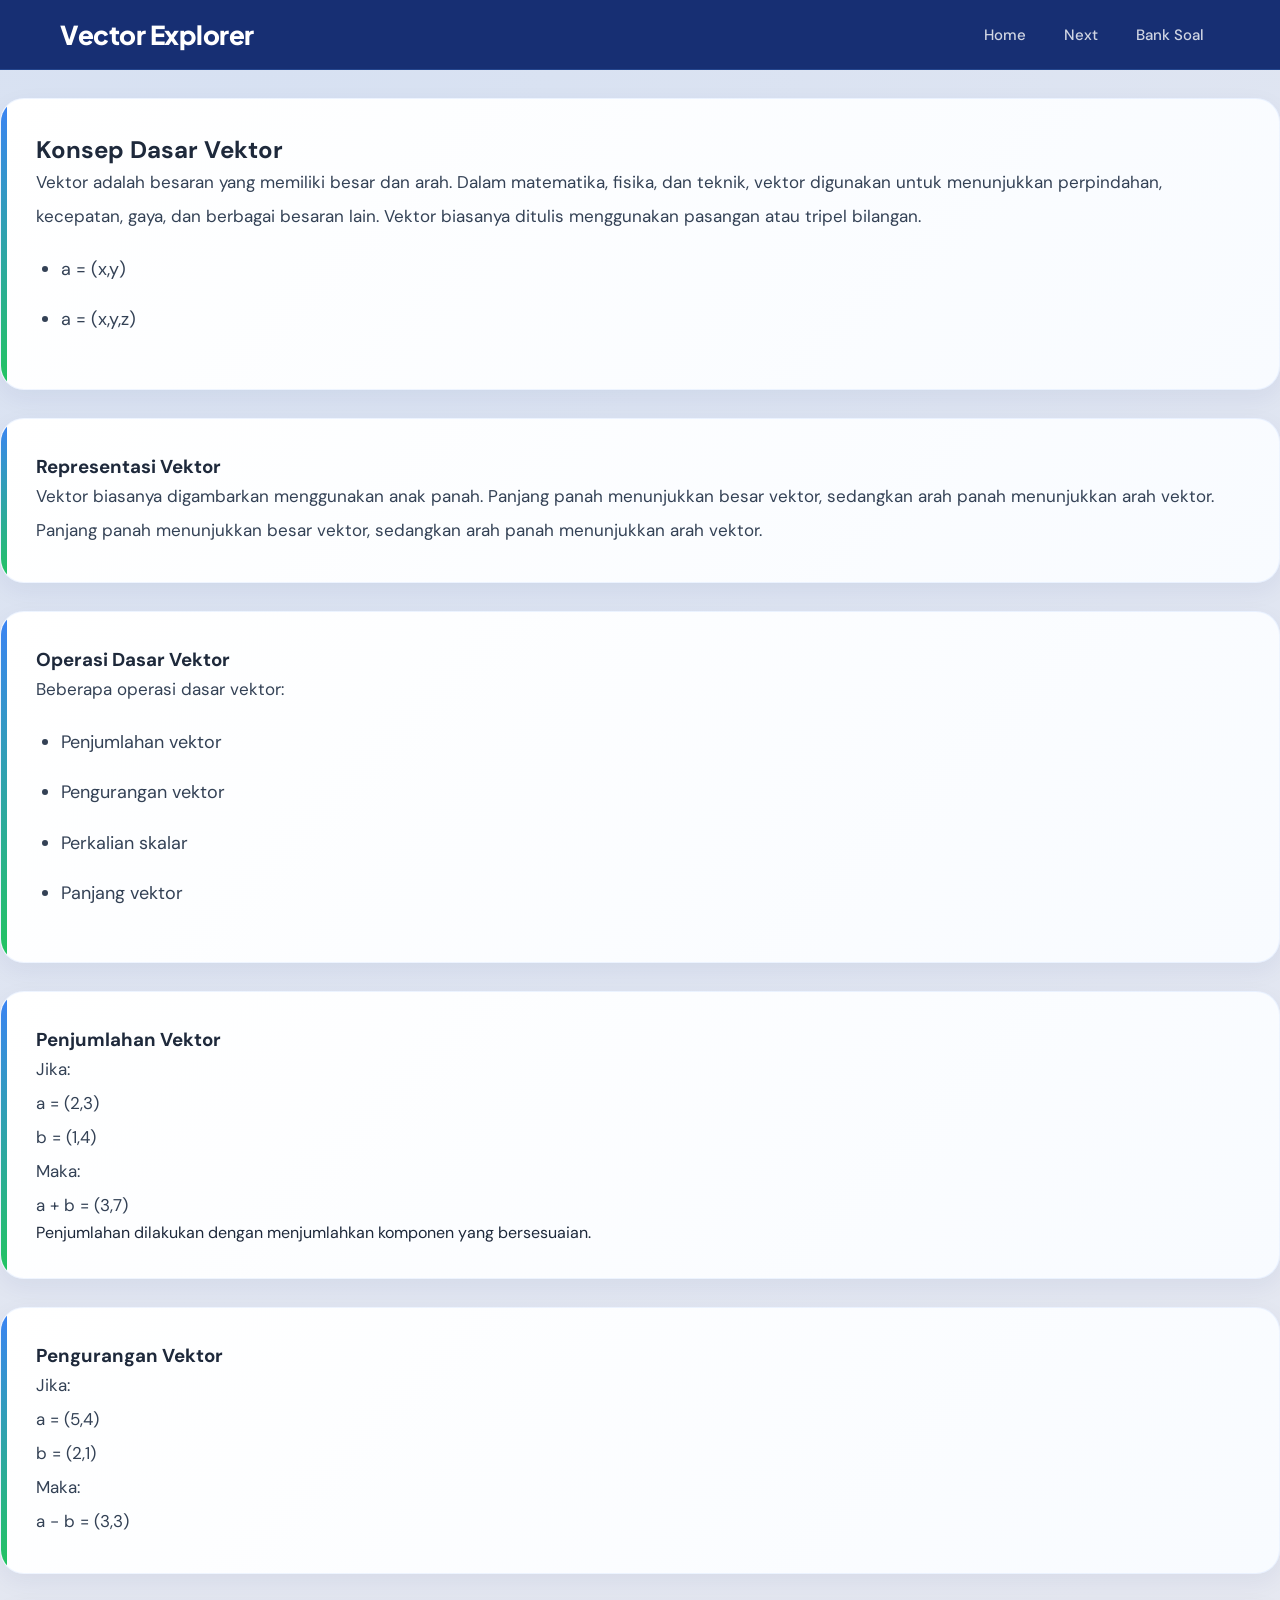
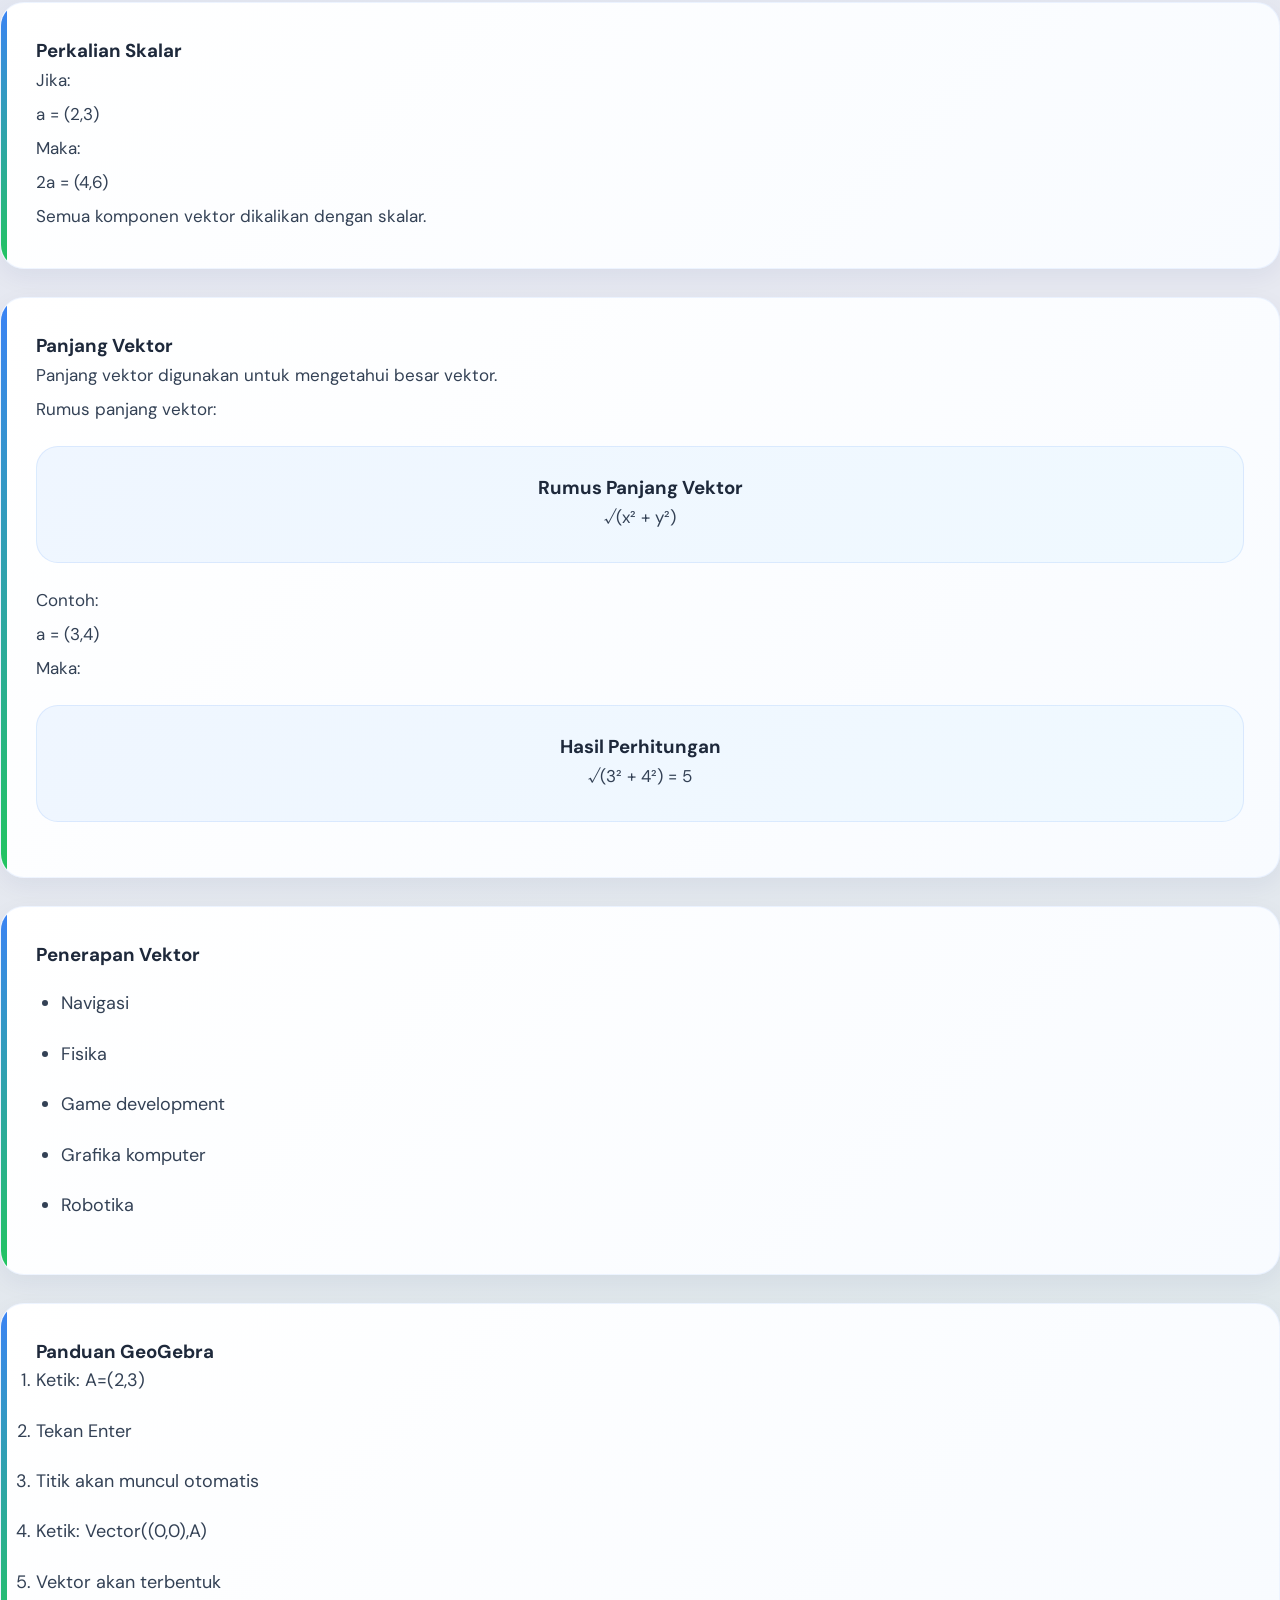
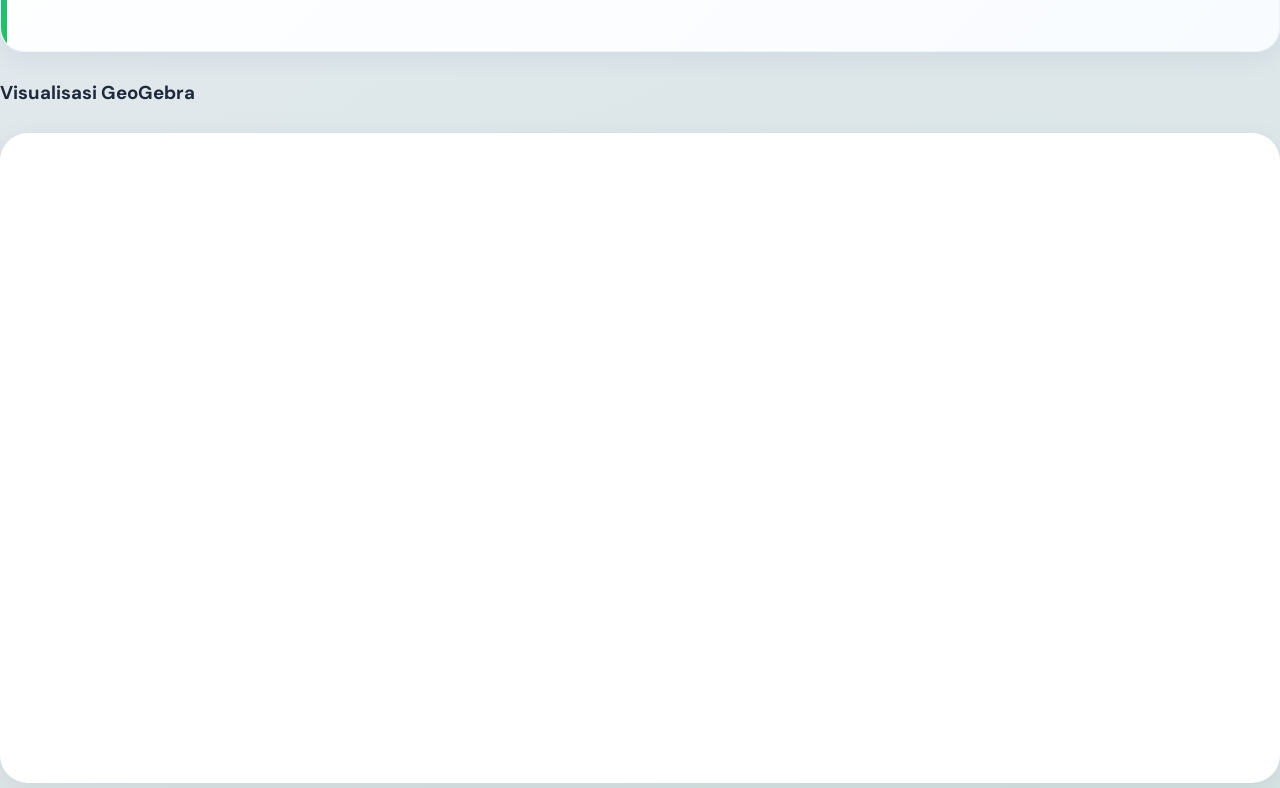
<file: pages/vektor.html>
<!DOCTYPE html>
<html lang="id">

<head>

    <meta charset="UTF-8">

    <meta name="viewport" content="width=device-width, initial-scale=1.0">

    <title>
        Materi Vektor
    </title>

    <link rel="stylesheet" href="../style.css">

</head>

<body>

    <header>

        <nav>

            <h1>
                Vector Explorer
            </h1>

            <div class="menu-toggle" onclick="toggleMenu()">

                ☰

            </div>

            <ul id="navMenu">

                <li>
                    <a href="../index.html" onclick="window.onbeforeunload=null;">
                        Home
                    </a>
                </li>

                <li>
                    <a href="dotproduct.html" onclick="window.onbeforeunload=null;">
                        Next
                    </a>
                </li>

                <li>
                    <a href="banksoal.html" onclick="window.onbeforeunload=null;">
                        Bank Soal
                    </a>
                </li>

            </ul>

        </nav>

    </header>

    <div class="section-card">

        <h2>
            Konsep Dasar Vektor
        </h2>
        <p>
            Vektor adalah besaran
            yang memiliki besar
            dan arah.
            Dalam matematika,
            fisika,
            dan teknik,
            vektor digunakan untuk
            menunjukkan perpindahan,
            kecepatan,
            gaya,
            dan berbagai besaran lain.
            Vektor biasanya ditulis
            menggunakan pasangan
            atau tripel bilangan.
        </p>

        <ul>

            <li>
                a = (x,y)
            </li>

            <li>
                a = (x,y,z)
            </li>

        </ul>
    </div>

    <div class="section-card">

        <h3>
            Representasi Vektor
        </h3>

        <p>

            Vektor biasanya digambarkan
            menggunakan anak panah.
            Panjang panah menunjukkan
            besar vektor,
            sedangkan arah panah
            menunjukkan arah vektor.
            Panjang panah menunjukkan
            besar vektor,
            sedangkan arah panah
            menunjukkan arah vektor.
        </p>

    </div>

    <div class="section-card">

        <h3>
            Operasi Dasar Vektor
        </h3>

        <p>

            Beberapa operasi dasar vektor:

        </p>

        <ul>

            <li>
                Penjumlahan vektor
            </li>

            <li>
                Pengurangan vektor
            </li>

            <li>
                Perkalian skalar
            </li>

            <li>
                Panjang vektor
            </li>

        </ul>

    </div>

    <div class="section-card">

        <h3>
            Penjumlahan Vektor
        </h3>

        <p>

            Jika:

        </p>

        <p>

            a = (2,3)

        </p>

        <p>

            b = (1,4)

        </p>

        <p>

            Maka:

        </p>

        <p>

            a + b = (3,7)
        </p>
        Penjumlahan dilakukan
        dengan menjumlahkan
        komponen yang bersesuaian.
        <p>

    </div>

    </p>

    <div class="section-card">

        <h3>
            Pengurangan Vektor
        </h3>

        <p>

            Jika:

        </p>

        <p>

            a = (5,4)

        </p>

        <p>

            b = (2,1)

        </p>

        <p>

            Maka:

        </p>

        <p>

            a - b = (3,3)
        </p>
    </div>

    <div class=" section-card">

        <h3>
            Perkalian Skalar
        </h3>

        <p>

            Jika:

        </p>

        <p>

            a = (2,3)

        </p>

        <p>

            Maka:

        </p>

        <p>

            2a = (4,6)

        </p>

        <p>

            Semua komponen vektor
            dikalikan dengan skalar.

        </p>
    </div>

    <div class="section-card">

        <h3>
            Panjang Vektor
        </h3>

        <p>

            Panjang vektor digunakan
            untuk mengetahui besar vektor.

        </p>

        <p>

            Rumus panjang vektor:

        </p>

        <div class="formula-card">

            <h3>
                Rumus Panjang Vektor
            </h3>

            <p>

                √(x² + y²)

            </p>

        </div>

        <p>

            Contoh:

        </p>

        <p>

            a = (3,4)

        </p>

        <p>

            Maka:

        </p>

        <div class="formula-card">

            <h3>
                Hasil Perhitungan
            </h3>

            <p>

                √(3² + 4²) = 5

            </p>

        </div>

    </div>

    <div class="section-card">

        <h3>
            Penerapan Vektor
        </h3>

        <ul>

            <li>
                Navigasi
            </li>

            <li>
                Fisika
            </li>

            <li>
                Game development
            </li>

            <li>
                Grafika komputer
            </li>

            <li>
                Robotika
            </li>

        </ul>
    </div>

    <div class="section-card">

        <h3>
            Panduan GeoGebra
        </h3>

        <ol>

            <li>

                Ketik:
                A=(2,3)

            </li>

            <li>

                Tekan Enter

            </li>

            <li>

                Titik akan muncul
                otomatis

            </li>

            <li>

                Ketik:
                Vector((0,0),A)

            </li>

            <li>

                Vektor akan terbentuk

            </li>

        </ol>

    </div>

    <h3>
        Visualisasi GeoGebra
    </h3>

    <div class="geogebra-container">

        <iframe src="https://www.geogebra.org/classic" allowfullscreen>
        </iframe>


    </div>

    <script src="../script.js"></script>

</body>

</html>
</file>
<file: style.css>
@import url('https://fonts.googleapis.com/css2?family=Plus+Jakarta+Sans:wght@400;500;600;700;800&family=DM+Sans:wght@400;500;600&display=swap');

* {
  margin: 0;
  padding: 0;
  box-sizing: border-box;
  font-family: 'DM Sans', sans-serif;
  scroll-behavior: smooth;
}

body {
  background: #e7e9f1;
  color: #1e293b;
  background-image:
    radial-gradient(circle at 20% 0%, rgba(96, 165, 250, 0.12) 0%, transparent 50%),
    radial-gradient(circle at 80% 100%, rgba(34, 197, 94, 0.08) 0%, transparent 50%);
  min-height: 100vh;
}

header {
  position: sticky;
  top: 0;
  z-index: 999;
  background: rgba(15, 40, 110, 0.96);
  backdrop-filter: blur(16px);
  border-bottom: 1px solid rgba(96, 165, 250, 0.2);
}

nav {
  display: flex;
  justify-content: space-between;
  align-items: center;
  padding: 18px 60px;
}

nav h1 {
  color: white;
  font-size: 26px;
  font-family: 'Plus Jakarta Sans', sans-serif;
  font-weight: 800;
  letter-spacing: -0.5px;
}

nav h1 span {
  color: #60a5fa;
}

nav ul {
  display: flex;
  gap: 6px;
  list-style: none;
}

nav a {
  text-decoration: none;
  color: rgba(255, 255, 255, 0.8);
  font-weight: 500;
  font-size: 15px;
  padding: 8px 16px;
  border-radius: 10px;
  transition: 0.2s;
}

nav a:hover {
  color: white;
  background: rgba(255, 255, 255, 0.1);
}

.menu-toggle {
  display: none;
  font-size: 28px;
  color: white;
  cursor: pointer;
}

.login-popup {
  position: fixed;
  top: 0;
  left: 0;
  width: 100%;
  height: 100vh;
  background: rgba(15, 23, 42, 0.7);
  backdrop-filter: blur(8px);
  display: flex;
  justify-content: center;
  align-items: center;
  z-index: 9999;
}

.login-box {
  background: white;
  padding: 50px;
  border-radius: 28px;
  width: 90%;
  max-width: 420px;
  text-align: center;
  border: 1px solid rgba(37, 99, 235, 0.12);
  box-shadow:
    0 0 0 1px rgba(255, 255, 255, 0.5),
    0 25px 60px rgba(15, 40, 110, 0.2);
  animation: popup 0.4s cubic-bezier(0.34, 1.56, 0.64, 1);
  position: relative;
  overflow: hidden;
}

.login-box::before {
  content: "";
  position: absolute;
  top: 0;
  left: 0;
  width: 100%;
  height: 5px;
  background: linear-gradient(90deg, #1d4ed8, #60a5fa, #22c55e);
}

@keyframes popup {
  from {
    opacity: 0;
    transform: translateY(30px) scale(0.95);
  }

  to {
    opacity: 1;
    transform: translateY(0) scale(1);
  }
}

.login-box h2 {
  color: #0f2870;
  margin-bottom: 10px;
  font-family: 'Plus Jakarta Sans', sans-serif;
  font-size: 26px;
  font-weight: 800;
}

.login-box p {
  line-height: 1.8;
  margin-bottom: 25px;
  color: #475569;
  font-size: 15px;
}

.login-box input {
  width: 100%;
  padding: 15px 18px;
  border: 1.5px solid #dbeafe;
  background: #f8fbff;
  border-radius: 14px;
  margin-bottom: 14px;
  font-size: 15px;
  outline: none;
  transition: 0.2s;
  color: #1e293b;
}

.login-box input:focus {
  border-color: #3b82f6;
  background: white;
  box-shadow: 0 0 0 4px rgba(59, 130, 246, 0.1);
}

.login-box button {
  width: 100%;
}

button,
.btn {
  background: linear-gradient(135deg, #1d4ed8, #3b82f6);
  color: white;
  border: none;
  padding: 14px 26px;
  border-radius: 14px;
  cursor: pointer;
  font-weight: 600;
  font-size: 15px;
  text-decoration: none;
  display: inline-block;
  transition: 0.25s;
  letter-spacing: 0.2px;
  position: relative;
  overflow: hidden;
}

button::after,
.btn::after {
  content: "";
  position: absolute;
  inset: 0;
  background: linear-gradient(135deg, rgba(255, 255, 255, 0.15), transparent);
  opacity: 0;
  transition: 0.25s;
}

button:hover::after,
.btn:hover::after {
  opacity: 1;
}

button:hover,
.btn:hover {
  transform: translateY(-3px);
  box-shadow: 0 12px 30px rgba(29, 78, 216, 0.35);
}

button:active,
.btn:active {
  transform: translateY(-1px);
}

.dashboard {
  padding: 50px 60px;
}

.welcome-card {
  background: linear-gradient(135deg, #0f2870 0%, #1d4ed8 50%, #3b82f6 100%);
  padding: 45px;
  border-radius: 28px;
  display: flex;
  justify-content: space-between;
  align-items: center;
  gap: 20px;
  flex-wrap: wrap;
  color: white;
  position: relative;
  overflow: hidden;
  box-shadow: 0 20px 50px rgba(29, 78, 216, 0.3);
}

.welcome-card::before {
  content: "";
  position: absolute;
  top: -60px;
  right: -60px;
  width: 250px;
  height: 250px;
  border-radius: 50%;
  background: rgba(255, 255, 255, 0.06);
}

.welcome-card::after {
  content: "";
  position: absolute;
  bottom: -80px;
  left: 30%;
  width: 200px;
  height: 200px;
  border-radius: 50%;
  background: rgba(255, 255, 255, 0.04);
}

.welcome-card h2 {
  font-size: 38px;
  margin-bottom: 12px;
  font-family: 'Plus Jakarta Sans', sans-serif;
  font-weight: 800;
  line-height: 1.2;
  position: relative;
  z-index: 1;
}

.welcome-card p {
  line-height: 1.8;
  opacity: 0.9;
  font-size: 15px;
  position: relative;
  z-index: 1;
}

.pet-image {
  width: 130px;
  animation: float 3s infinite ease-in-out;
  filter: drop-shadow(0 10px 20px rgba(0, 0, 0, 0.2));
  position: relative;
  z-index: 1;
}

@keyframes float {
  0% {
    transform: translateY(0);
  }

  50% {
    transform: translateY(-10px);
  }

  100% {
    transform: translateY(0);
  }
}

.streak-box {
  margin-top: 18px;
  background: rgba(255, 255, 255, 0.15);
  border: 1px solid rgba(255, 255, 255, 0.25);
  padding: 10px 20px;
  border-radius: 12px;
  display: inline-flex;
  align-items: center;
  gap: 8px;
  font-weight: 600;
  font-size: 14px;
  backdrop-filter: blur(8px);
  position: relative;
  z-index: 1;
}

.stats-section {
  display: grid;
  grid-template-columns: repeat(auto-fit, minmax(240px, 1fr));
  gap: 20px;
  padding: 0 60px 60px;
}

.stats-card {
  background: white;
  padding: 32px;
  border-radius: 24px;
  border: 1px solid rgba(59, 130, 246, 0.1);
  box-shadow: 0 4px 20px rgba(15, 40, 110, 0.07);
  transition: 0.3s;
  position: relative;
  overflow: hidden;
}

.stats-card::before {
  content: "";
  position: absolute;
  top: 0;
  left: 0;
  width: 100%;
  height: 5px;
  background: linear-gradient(90deg, #1d4ed8, #60a5fa);
}

.stats-card::after {
  content: "";
  position: absolute;
  bottom: -30px;
  right: -30px;
  width: 100px;
  height: 100px;
  border-radius: 50%;
  background: linear-gradient(135deg, rgba(59, 130, 246, 0.06), rgba(34, 197, 94, 0.04));
}

.stats-card:hover {
  transform: translateY(-6px);
  box-shadow: 0 16px 40px rgba(15, 40, 110, 0.12);
  border-color: rgba(59, 130, 246, 0.2);
}

.stats-card h2 {
  font-size: 44px;
  font-family: 'Plus Jakarta Sans', sans-serif;
  font-weight: 800;
  background: linear-gradient(135deg, #1d4ed8, #3b82f6);
  -webkit-background-clip: text;
  -webkit-text-fill-color: transparent;
  background-clip: text;
  margin-bottom: 8px;
  line-height: 1;
}

.stats-card p {
  color: #64748b;
  font-size: 14px;
  font-weight: 500;
}

.hero {
  padding: 5px 40px 10px;
  text-align: center;
}

.hero h2 {
  font: size 88px;
  line-height: 1.1;
  margin-bottom: 20px;
  font-family: 'Plus Jakarta Sans', sans-serif;
  font-weight: 800;
  color: #0f2870;
  letter-spacing: -1.5px;
}

.hero h2 span {
  background: linear-gradient(135deg, #1d4ed8, #60a5fa);
  -webkit-background-clip: text;
  -webkit-text-fill-color: transparent;
  background-clip: text;
}

.hero p {
  font-size: 16px;
  line-height: 1.8;
  max-width: 800px;
  margin: 0 auto 20px;
  margin-bottom: 30px;
  color: #475569;
}

.materi {
  padding: 20px 60px 80px;
}

.materi>h2 {
  text-align: center;
  font-size: 45px;
  font-family: 'Plus Jakarta Sans', sans-serif;
  font-weight: 800;
  color: #0f2870;
  margin-bottom: 50px;
  letter-spacing: -0.5px;
}

.step {

  text-decoration: none;

  color: #1e3a8a;

  background: white;

  padding: 15px 22px;

  border-radius: 18px;

  font-weight: 700;

  box-shadow:
    0 10px 25px rgba(0, 0, 0, .08);

  transition: .3s;

}

.step:hover {

  transform:
    translateY(-6px);

  box-shadow:
    0 15px 35px rgba(37, 99, 235, .15);

}

.card-container {
  display: flex;
  justify-content: center;
  gap: 25px;
  flex-wrap: wrap;
  max-width: 1200px;
  margin: 50px auto;
}

.card {
  background: white;
  width: 320px;
  padding: 25px;
  border-radius: 24px;
  text-align: left;
  border: 1px solid rgba(59, 130, 246, 0.1);
  box-shadow: 0 4px 20px rgba(15, 40, 110, 0.07);
  transition: 0.3s;
  position: relative;
  overflow: hidden;
}

.card::before {
  content: "";
  position: absolute;
  top: 0;
  left: 0;
  width: 100%;
  height: 5px;
  background: linear-gradient(90deg, #1d4ed8, #22c55e);
}

.card::after {
  content: "";
  position: absolute;
  top: 0;
  right: 0;
  width: 120px;
  height: 120px;
  border-radius: 0 0 0 120px;
  background: linear-gradient(225deg, rgba(59, 130, 246, 0.05), transparent);
}

.card:hover {
  transform: translateY(-8px);
  box-shadow: 0 20px 45px rgba(15, 40, 110, 0.13);
  border-color: rgba(59, 130, 246, 0.25);
}

.card h3 {
  color: #0f2870;
  margin-bottom: 14px;
  font-size: 22px;
  font-family: 'Plus Jakarta Sans', sans-serif;
  font-weight: 700;
  line-height: 1.3;
}

.card p {
  line-height: 1.8;
  font-size: 16px;
  flex: 1;
  margin-top: 15px;
  margin-bottom: 20px;
}

.card a {
  text-decoration: none;
  background: linear-gradient(135deg, #1d4ed8, #3b82f6);
  color: white;
  padding: 12px 20px;
  border-radius: 12px;
  display: inline-block;
  font-weight: 600;
  font-size: 14px;
  transition: 0.25s;
}

.card a:hover {
  transform: translateY(-2px);
  box-shadow: 0 8px 20px rgba(29, 78, 216, 0.3);
}

.container {
  padding: 50px 60px;
}

.box,
.materi-box {
  background: white;
  padding: 45px;
  border-radius: 28px;
  border: 1px solid rgba(59, 130, 246, 0.1);
  box-shadow: 0 4px 25px rgba(15, 40, 110, 0.07);
  margin-bottom: 30px;
  line-height: 1.9;
  position: relative;
  overflow: hidden;
}

.box::before,
.materi-box::before {
  content: "";
  position: absolute;
  top: 0;
  left: 0;
  width: 100%;
  height: 6px;
  background: linear-gradient(90deg, #1d4ed8, #60a5fa, #22c55e);
}

.box h2,
.materi-box h2 {
  color: #0f2870;
  margin-bottom: 20px;
  font-size: 32px;
  font-family: 'Plus Jakarta Sans', sans-serif;
  font-weight: 800;
  letter-spacing: -0.5px;
}

.box h3,
.materi-box h3 {
  color: #1d4ed8;
  margin-top: 28px;
  margin-bottom: 14px;
  font-size: 20px;
  font-weight: 600;
  padding: 14px 18px;
  background: linear-gradient(135deg, #eff6ff, #f0f9ff);
  border-radius: 12px;
  border-left: 4px solid #3b82f6;
}

.box ul,
.box ol,
.materi-box ul,
.materi-box ol {
  padding-left: 22px;
  margin-top: 10px;
}

.box li,
.materi-box li {
  margin-bottom: 10px;
  color: #374151;
}

input {
  padding: 14px 18px;
  border: 1.5px solid #dbeafe;
  background: #f8fbff;
  border-radius: 14px;
  margin: 8px;
  outline: none;
  font-size: 15px;
  color: #1e293b;
  transition: 0.2s;
}

input:focus {
  border-color: #3b82f6;
  background: white;
  box-shadow: 0 0 0 4px rgba(59, 130, 246, 0.1);
}

.quiz-card {
  background: white;
  padding: 45px;
  border-radius: 28px;
  border: 1px solid rgba(59, 130, 246, 0.1);
  box-shadow: 0 4px 25px rgba(15, 40, 110, 0.07);
  max-width: 900px;
  margin: auto;
  text-align: center;
  position: relative;
  overflow: hidden;
}

.quiz-card::before {
  content: "";
  position: absolute;
  top: 0;
  left: 0;
  width: 100%;
  height: 6px;
  background: linear-gradient(90deg, #1d4ed8, #60a5fa, #22c55e);
}

.quiz-card h2 {
  font-size: 36px;
  font-family: 'Plus Jakarta Sans', sans-serif;
  font-weight: 800;
  color: #0f2870;
  margin-bottom: 18px;
  letter-spacing: -0.5px;
}

.quiz-card p {
  font-size: 18px;
  line-height: 1.8;
  margin-bottom: 28px;
  color: #334155;
}

.opsi-btn {
  width: 100%;
  margin-bottom: 12px;
  font-size: 16px;
  padding: 18px 22px;
  text-align: left;
  background: white;
  color: #1e293b;
  border: 1.5px solid #dbeafe;
  border-radius: 16px;
  font-weight: 500;
  transition: 0.2s;
}

.opsi-btn:hover {
  background: linear-gradient(135deg, #eff6ff, #f0f9ff);
  border-color: #3b82f6;
  color: #1d4ed8;
  transform: translateX(6px) translateY(-2px);
  box-shadow: 0 6px 20px rgba(29, 78, 216, 0.12);
}

.feedback-card {
  background: linear-gradient(135deg, #eff6ff, #f0fdf4);
  padding: 28px;
  border-radius: 20px;
  margin-top: 20px;
  border: 1px solid rgba(59, 130, 246, 0.15);
}

.quiz-finish {
  background: white;
  padding: 50px 40px;
  border-radius: 28px;
  border: 1px solid rgba(59, 130, 246, 0.1);
  box-shadow: 0 4px 25px rgba(15, 40, 110, 0.07);
  text-align: center;
  position: relative;
  overflow: hidden;
}

.quiz-finish::before {
  content: "";
  position: absolute;
  top: 0;
  left: 0;
  width: 100%;
  height: 6px;
  background: linear-gradient(90deg, #22c55e, #4ade80, #60a5fa);
}

.progress-bar {
  width: 100%;
  height: 12px;
  background: #dbeafe;
  border-radius: 20px;
  overflow: hidden;
  margin-top: 15px;
}

.progress-fill {
  height: 100%;
  background: linear-gradient(90deg, #16a34a, #4ade80);
  width: 0%;
  transition: 0.6s cubic-bezier(0.34, 1.56, 0.64, 1);
  border-radius: 20px;
  position: relative;
}

.progress-fill::after {
  content: "";
  position: absolute;
  top: 0;
  right: 0;
  width: 20px;
  height: 100%;
  background: rgba(255, 255, 255, 0.4);
  border-radius: 20px;
  animation: shimmer 1.5s infinite;
}

@keyframes shimmer {
  0% {
    opacity: 0.4;
  }

  50% {
    opacity: 0.8;
  }

  100% {
    opacity: 0.4;
  }
}

.profile,
.profile-top {
  display: flex;
  justify-content: space-between;
  align-items: center;
  gap: 20px;
  flex-wrap: wrap;
}

.profile-left {
  display: flex;
  align-items: center;
  gap: 20px;
}

.avatar {
  width: 90px;
  height: 90px;
  border-radius: 50%;
  border: 4px solid #dbeafe;
  box-shadow: 0 4px 15px rgba(29, 78, 216, 0.15);
}

.rank-box {
  background: linear-gradient(135deg, #eff6ff, #f0f9ff);
  padding: 20px 25px;
  border-radius: 18px;
  border: 1px solid rgba(59, 130, 246, 0.15);
}

.panduan {
  background: linear-gradient(135deg, #eff6ff, #f0f9ff);
  padding: 28px 30px;
  border-left: 5px solid #3b82f6;
  border-radius: 0 18px 18px 0;
  margin-top: 25px;
  box-shadow: 0 4px 15px rgba(59, 130, 246, 0.08);
}

iframe {
  width: 100%;
  height: 550px;
  border: none;
  border-radius: 20px;
  margin-top: 28px;
  box-shadow: 0 8px 30px rgba(15, 40, 110, 0.12);
  border: 1px solid rgba(59, 130, 246, 0.1);
}

.materi-box {
  background: white;
  padding: 50px;
  border-radius: 28px;
  border: 1px solid rgba(59, 130, 246, 0.1);
  box-shadow: 0 4px 25px rgba(15, 40, 110, 0.07);
  margin-bottom: 40px;
  line-height: 2;
}

.materi-box h2 {
  font-size: 40px;
  font-family: 'Plus Jakarta Sans', sans-serif;
  font-weight: 800;
  color: #0f2870;
  margin-bottom: 28px;
  letter-spacing: -0.5px;
}

.materi-box h3 {
  background: linear-gradient(135deg, #eff6ff, #f0f9ff);
  padding: 16px 22px;
  border-radius: 14px;
  color: #1d4ed8;
  margin-top: 32px;
  margin-bottom: 18px;
  font-size: 22px;
  font-family: 'Plus Jakarta Sans', sans-serif;
  font-weight: 700;
  border-left: 5px solid #3b82f6;
}

.materi-box p {
  font-size: 17px;
  color: #374151;
  margin-bottom: 18px;
}


.materi-box ul {

  padding-left: 28px;

  margin-top: 14px;
  margin-bottom: 22px;

}

.materi-box li {

  margin-bottom: 16px;

  line-height: 1.8;

}

.materi-box li {
  margin-bottom: 12px;
  font-size: 16px;
  color: #374151;
}

.math-box {
  background: linear-gradient(135deg, #eff6ff, #f0f9ff);
  padding: 28px;
  border-radius: 22px;
  margin-top: 18px;
  margin-bottom: 22px;
  border: 1px solid rgba(59, 130, 246, 0.12);
  font-size: 16px;
}

.contoh-box {
  background: linear-gradient(135deg, #f0fdf4, #f0f9ff);
  padding: 30px;
  border-radius: 22px;
  margin-top: 22px;
  margin-bottom: 22px;
  border-left: 6px solid #22c55e;
  border: 1px solid rgba(34, 197, 94, 0.15);
  border-left: 6px solid #22c55e;
  font-size: 16px;
}

.badge {
  display: inline-block;
  padding: 5px 14px;
  border-radius: 20px;
  font-size: 12px;
  font-weight: 600;
  background: linear-gradient(135deg, #dbeafe, #bfdbfe);
  color: #1d4ed8;
  margin-left: 8px;
}

.section-label {
  display: inline-block;
  font-size: 12px;
  font-weight: 700;
  letter-spacing: 1.5px;
  text-transform: uppercase;
  color: #3b82f6;
  background: rgba(59, 130, 246, 0.08);
  padding: 6px 14px;
  border-radius: 8px;
  margin-bottom: 16px;
}

@media(max-width:768px) {
  nav {
    padding: 16px 20px;
  }

  .menu-toggle {
    display: block;
  }

  nav ul {
    display: none;
    position: absolute;
    top: 70px;
    left: 0;
    width: 100%;
    background: #0f2870;
    padding: 20px;
    flex-direction: column;
    gap: 8px;
    border-bottom: 1px solid rgba(255, 255, 255, 0.1);
  }

  nav ul.show {
    display: flex;
  }

  .dashboard,
  .hero,
  .materi,
  .container {
    padding: 20px;
  }

  .stats-section {
    padding: 0 20px 40px;
  }

  .hero h2 {
    font-size: 40px;
    letter-spacing: -0.5px;
  }

  .hero p {
    font-size: 16px;
  }

  .welcome-card {
    padding: 30px;
  }

  .welcome-card h2 {
    font-size: 30px;
  }

  .pet-image {
    width: 100px;
  }

  .card,
  .box,
  .materi-box {
    padding: 28px 22px;
  }

  .card h3 {
    font-size: 20px;
  }

  .materi-box h2 {
    font-size: 30px;
  }

  .materi-box h3 {
    font-size: 20px;
  }

  .quiz-card {
    padding: 30px 20px;
  }

  .quiz-card h2 {
    font-size: 28px;
  }

  .quiz-card p {
    font-size: 16px;
  }

  iframe {
    height: 350px;
  }

  .stats-card h2 {
    font-size: 36px;
  }
}

.section-divider {

  margin: 45px 0;

  height: 2px;

  background:
    linear-gradient(90deg,
      transparent,
      rgba(59, 130, 246, 0.25),
      transparent);

  border-radius: 20px;

}

.section-card {

  background:
    linear-gradient(135deg,
      #ffffff,
      #f8fbff);

  padding: 35px;

  border-radius: 24px;

  margin-top: 28px;
  margin-bottom: 28px;

  border:
    1px solid rgba(59, 130, 246, 0.08);

  box-shadow:
    0 8px 25px rgba(15, 40, 110, 0.06);

  position: relative;

  overflow: hidden;

}

.section-card::before {

  content: "";

  position: absolute;

  top: 0;
  left: 0;

  width: 6px;
  height: 100%;

  background:
    linear-gradient(180deg,
      #3b82f6,
      #22c55e);

}

.section-card h3 {

  margin-top: 0;

}

.highlight-box {

  background:
    linear-gradient(135deg,
      #dbeafe,
      #ecfeff);

  padding: 22px;

  border-radius: 18px;

  margin-top: 18px;
  margin-bottom: 18px;

  border:
    1px solid rgba(59, 130, 246, 0.12);

}

.example-grid {

  display: grid;

  grid-template-columns:
    repeat(auto-fit, minmax(240px, 1fr));

  gap: 18px;

  margin-top: 20px;

}

.example-item {

  background: white;

  padding: 22px;

  border-radius: 18px;

  border:
    1px solid rgba(59, 130, 246, 0.08);

  box-shadow:
    0 4px 12px rgba(15, 40, 110, 0.05);

}

.formula-card {

  background:
    linear-gradient(135deg,
      #eff6ff,
      #f0f9ff);

  padding: 28px;

  border-radius: 22px;

  margin-top: 20px;
  margin-bottom: 20px;

  text-align: center;

  border:
    1px solid rgba(59, 130, 246, 0.12);

}

.point-box {

  display: flex;
  align-items: flex-start;
  gap: 14px;

  background: white;

  padding: 18px;

  border-radius: 16px;

  margin-bottom: 14px;

  border:
    1px solid rgba(59, 130, 246, 0.08);

}

.point-icon {

  width: 42px;
  height: 42px;

  border-radius: 12px;

  background:
    linear-gradient(135deg,
      #3b82f6,
      #60a5fa);

  display: flex;
  justify-content: center;
  align-items: center;

  color: white;

  font-weight: bold;

  flex-shrink: 0;

}

.materi-box {

  display: flex;
  flex-direction: column;
  gap: 25px;

}

.card {

  background: white;

  width: 320px;

  padding: 25px;

  border-radius: 25px;

  box-shadow: 0 8px 20px rgba(0, 0, 0, 0.08);

  position: relative;

  overflow: hidden;

  text-align: left;

}

.card::before {

  content: "";

  position: absolute;

  top: 0;

  left: 0;

  width: 100%;

  height: 5px;

  background: linear-gradient(90deg,
      #2563eb,
      #22c55e);

}

.section-card:hover {

  transform: translateY(-5px);

  box-shadow:
    0 18px 40px rgba(15, 40, 110, 0.12);

}

.section-card h3 {

  margin-top: 0;

}

.section-card p {

  line-height: 2;

  font-size: 17px;

  color: #334155;

}

.section-card ul {

  margin-top: 20px;

  padding-left: 25px;

}

.section-card li {

  margin-bottom: 18px;

  font-size: 18px;

  line-height: 1.8;

  color: #334155;

}

iframe {

  width: 100%;

  height: 650px;

  border: none;

  border-radius: 28px;

  background: white;

  box-shadow:
    0 10px 30px rgba(0, 0, 0, 0.08);

}

@media(max-width:768px) {

  iframe {

    height: 500px;

    border-radius: 22px;

  }

}

.roadmap-mini {

  padding: 10px 50px 30 px;

  text-align: center;

}

.step-flow {

  display: flex;

  justify-content: center;
  align-items: center;

  gap: 15px;

  flex-wrap: wrap;

  margin-top: 20px;

}

.step {

  background: white;

  padding: 10px 15px;

  border-radius: 15px;

  box-shadow:
    0 5px 15px rgba(0, 0, 0, 0.08);

  font-weight: bold;

}

.arrow {

  font-size: 18px;

  color: #2563eb;

}

/* =========================
ANIMASI ALUR BELAJAR
========================= */

.step {

  animation:
    floatCard 3s ease-in-out infinite;

}

.step:nth-child(1) {

  animation-delay: 0s;

}

.step:nth-child(3) {

  animation-delay: 0.3s;

}

.step:nth-child(5) {

  animation-delay: 0.6s;

}

.step:nth-child(7) {

  animation-delay: 0.9s;

}

.step:nth-child(9) {

  animation-delay: 1.2s;

}

.arrow {

  animation:
    moveArrow 1.5s infinite;

}

@keyframes floatCard {

  0% {

    transform:
      translateY(0px);

  }

  50% {

    transform:
      translateY(-8px);

  }

  100% {

    transform:
      translateY(0px);

  }

}

@keyframes moveArrow {

  0% {

    transform:
      translateX(0px);

    opacity: 0.5;

  }

  50% {

    transform:
      translateX(8px);

    opacity: 1;

  }

  100% {

    transform:
      translateX(0px);

    opacity: 0.5;

  }

}

@media(max-width:768px) {

  .card-container {

    display: flex;

    justify-content: center;

    gap: 25px;

    flex-wrap: wrap;

    margin: 20px auto;

  }

  .card {

    width: 140px;

    height: 180px;

    padding: 16px;

  }

  .card h3 {

    font-size: 18px;

  }

  .card p {

    font-size: 13px;

    line-height: 1.5;

  }

}

.start-button {

  text-align: center;

  margin-top: 50px;

}

.hero {

  padding: 20px 40px 20px;

  text-align: center;

}

.quiz-box::before {

  content: "";

  position: absolute;

  top: 0;

  left: 0;

  width: 100%;

  height: 6px;

  background: linear-gradient(90deg,
      #2563eb,
      #60a5fa,
      #22c55e);

}

.quiz-box h3 {

  font-size: 34px;

  margin-bottom: 20px;

  color: #0f2870;

}

.quiz-box p {

  font-size: 20px;

  line-height: 1.8;

  margin-bottom: 20px;

}

.quiz-box ul {
  flex: 1;
  padding-left: 22px;
  margin-bottom: 25px;
}

.quiz-box li {

  margin-bottom: 12px;

  font-size: 18px;

  line-height: 1.7;

}

/* ===== HOMEPAGE ===== */

@media (max-width:768px) {
  .materi .card-container {
    display: grid;
    grid-template-columns: repeat(6, 1fr);
    gap: 12px;
    max-width: 380px;
    margin: auto;
    justify-items: center;
  }

  .materi .card:nth-child(1) {
    grid-column: 1/3;
  }

  .materi .card:nth-child(2) {
    grid-column: 3/5;
  }

  .materi .card:nth-child(3) {
    grid-column: 5/7;
  }

  .materi .card:nth-child(4) {
    grid-column: 2/4;
  }

  .materi .card:nth-child(5) {
    grid-column: 4/6;
  }

  .materi .card {
    width: 110px;
    height: 180px;
    padding: 12px;
  }

  .materi .card h3 {
    font-size: 12px;
    line-height: 1.2;
    margin-bottom: 8px;
  }

  .materi .card p {
    font-size: 11px;
    line-height: 1.4;
    margin-bottom: 10px;
  }

  .materi .card .btn {
    padding: 8px 12px;
    font-size: 11px;
  }
}

/* ===== BANK SOAL ===== */

body:has(.progress-bar) .quiz-container {

  display: flex;

  justify-content: center;

  gap: 30px;

  flex-wrap: nowrap;

  max-width: 1200px;

  margin: auto;

}

body:has(.progress-bar) .card {

  width: 320px;

  height: auto;

  min-height: 320px;

}

/* ===== ACHIEVEMENT ===== */

.achievement-container {
  display: flex;
  justify-content: center;
  gap: 20px;
  flex-wrap: wrap;
  margin-top: 25px;
}

.achievement-card {
  background: white;
  width: 260px;
  min-height: 130px;
  padding: 18px;
  border-radius: 20px;
  box-sizing: border-box;
  box-shadow: 0 4px 15px rgba(0, 0, 0, 0.08);
  transition: 0.3s;
}

.achievement-card:hover {
  transform: translateY(-4px);
}

.achievement-card h3 {
  font-size: 22px;
  margin-bottom: 10px;
  color: #16327a;
}

.achievement-card p {
  font-size: 15px;
  line-height: 1.5;
  margin: 0;
}

/* MOBILE */

@media (max-width:768px) {

  .achievement-container {
    display: grid;
    grid-template-columns: repeat(2, 1fr);
    gap: 12px;
    margin-top: 15px;
  }

  .achievement-card {
    width: 100%;
    min-height: 100px;
    padding: 12px;
  }

  .achievement-card h3 {
    font-size: 16px;
    margin-bottom: 6px;
  }

  .achievement-card p {
    font-size: 12px;
    line-height: 1.3;
  }

}

/* ===== MOBILE QUIZ ===== */

@media (max-width:768px) {

  .quiz-card {
    padding: 20px;
  }

  .quiz-card h2 {
    font-size: 2rem;
    margin-bottom: 20px;
  }

  .quiz-card p {
    font-size: 1rem;
    line-height: 1.5;
  }

  .option-btn {
    width: 100%;
    display: block;
    margin: 10px 0;
    padding: 14px;
    font-size: 1rem;
    border-radius: 14px;
  }

  .feedback-card {
    padding: 18px;
    margin-top: 15px;
  }

  .feedback-card button {
    width: 100%;
  }

  .quiz-finish {
    padding: 25px 20px;
  }

  .quiz-finish h2 {
    font-size: 2rem;
  }

  .quiz-finish .btn {
    display: block;
    width: 100%;
    text-align: center;
    box-sizing: border-box;
  }

}

@media (max-width:768px) {

  .quiz-container {
    display: flex;
    gap: 12px;
    justify-content: center;
  }

  .quiz-container .quiz-box,
  .quiz-container .card {
    width: 31%;
    height: auto;
    padding: 12px;
  }

  .quiz-container h3 {
    font-size: 1rem;
  }

  .quiz-container p,
  .quiz-container li {
    font-size: 0.85rem;
    line-height: 1.4;
  }

  .quiz-container .btn {
    width: 100%;
    padding: 12px 0;
  }

}

@media (max-width:768px) {

  .geogebra-container iframe {
    height: 450px;
  }

}

@media (max-width:480px) {

  .geogebra-container iframe {
    height: 400px;
  }

}

.quiz-box {
  background: white;
  width: 320px;
  padding: 25px;
  border-radius: 24px;
  position: relative;
  overflow: hidden;
  box-shadow: 0 4px 20px rgba(15, 40, 110, 0.07);
}
</file>
